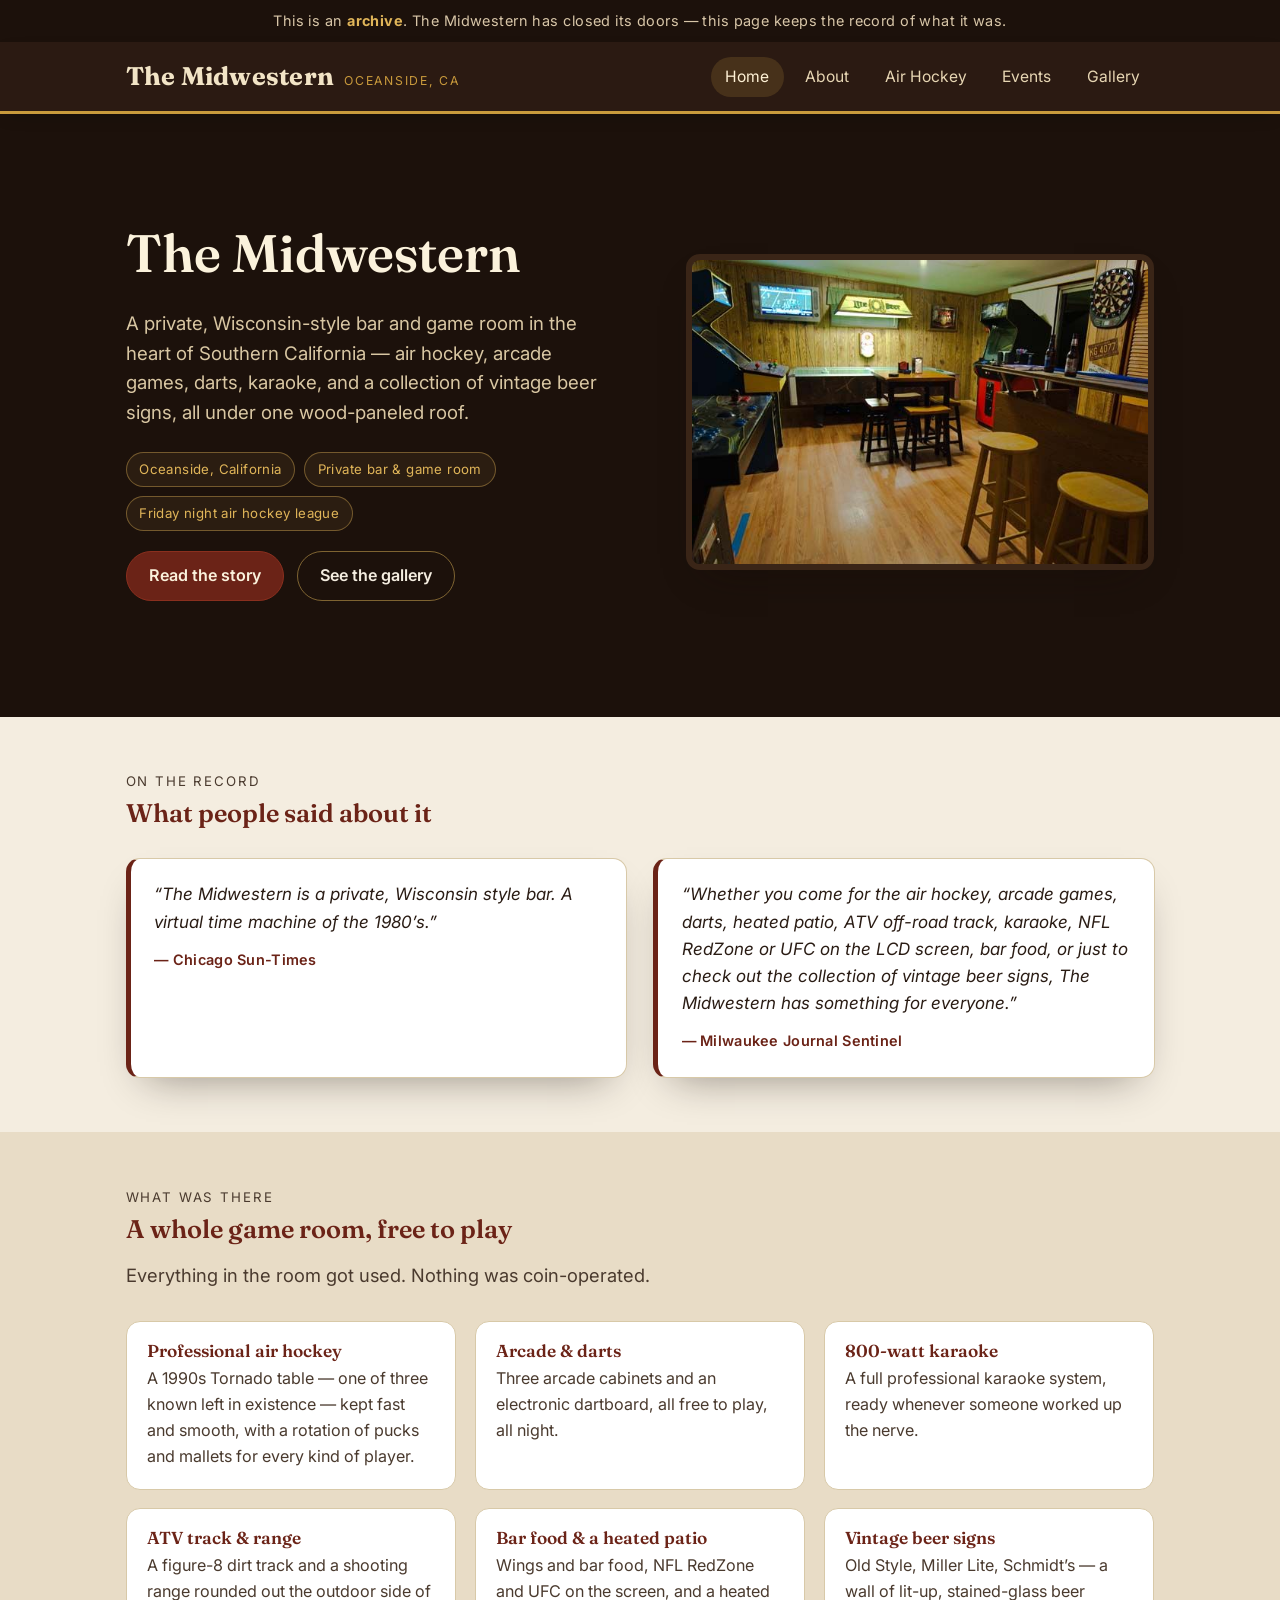
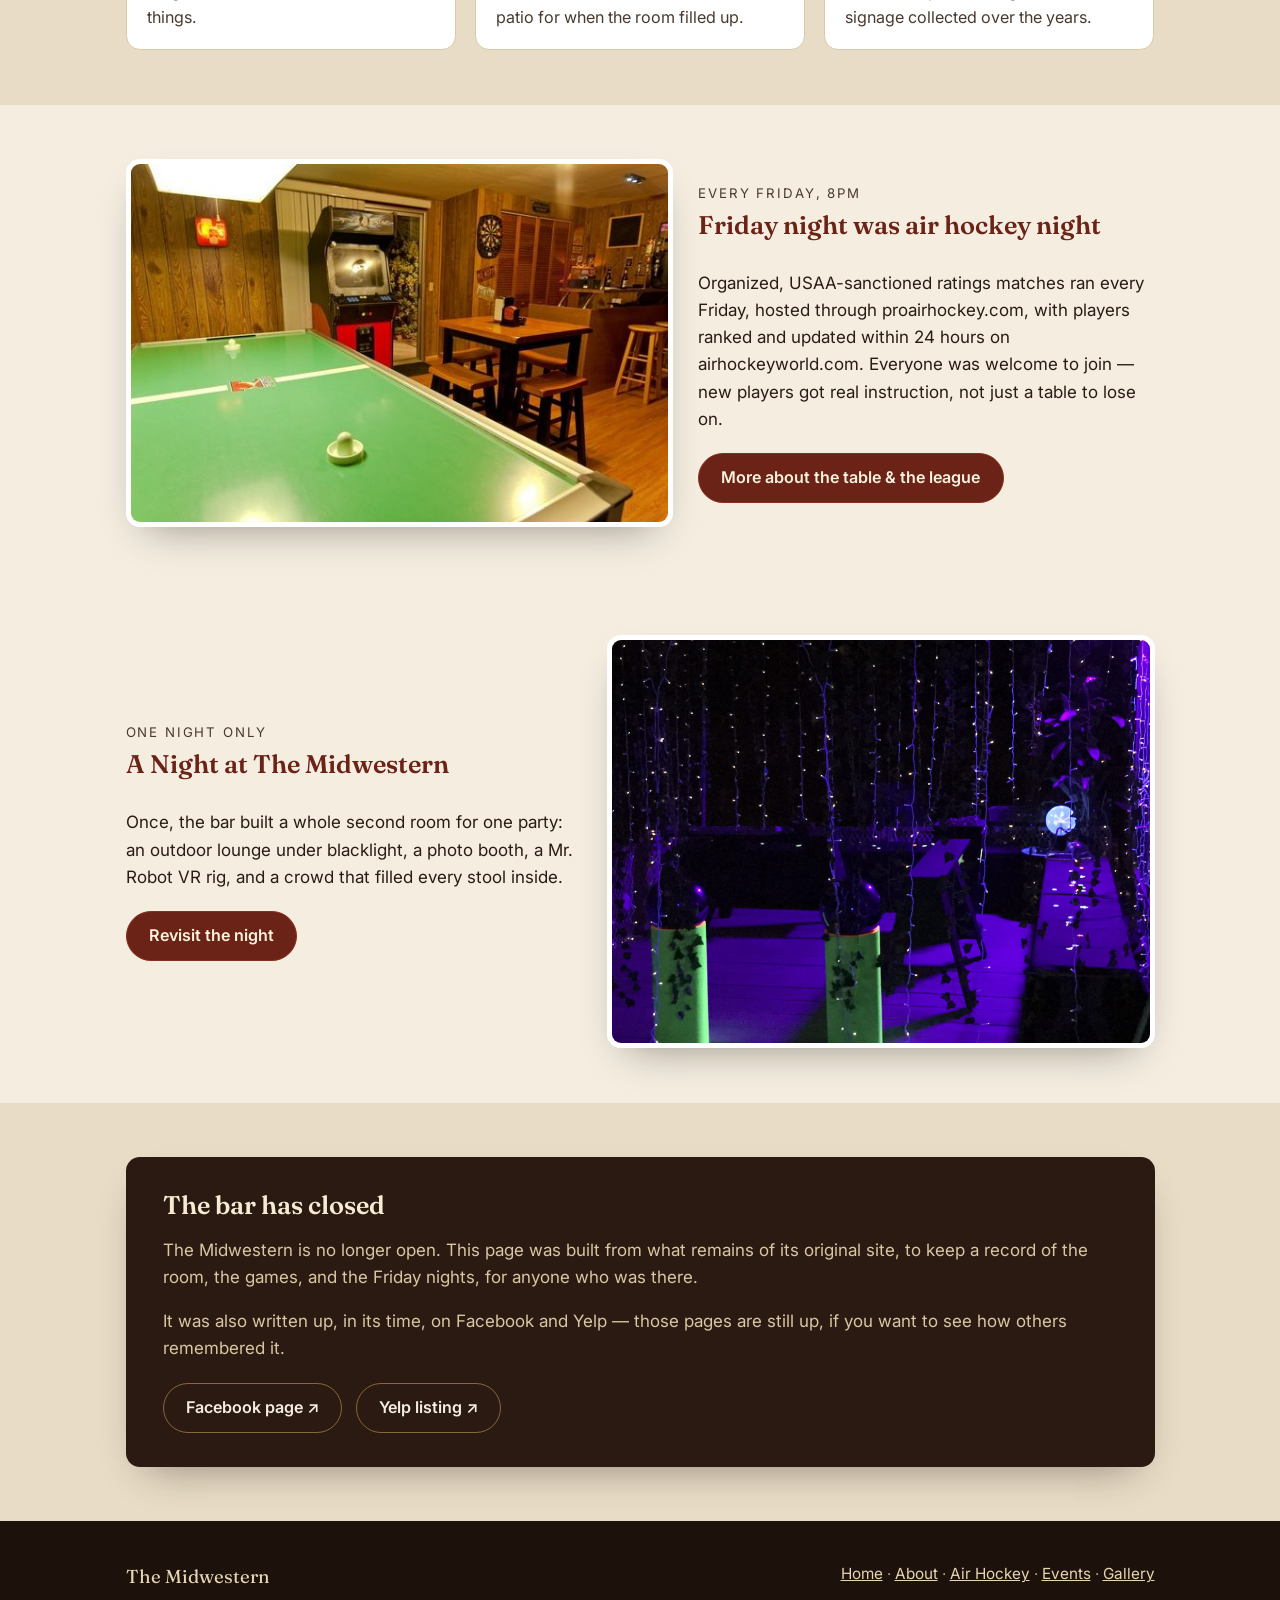
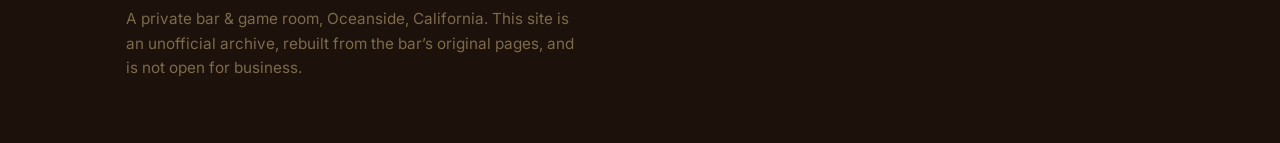
<file: index.html>
<!DOCTYPE html>
<html lang="en">
<head>
<meta charset="utf-8">
<meta name="viewport" content="width=device-width, initial-scale=1">
<title>The Midwestern — an archive of the Oceanside bar & game room</title>
<meta name="description" content="An archive of The Midwestern, a private Wisconsin-style bar and game room in Oceanside, California — air hockey, arcade, darts, karaoke, and a Friday night league. The bar is closed; this page keeps the record.">
<meta name="robots" content="noindex, nofollow">
<link rel="preconnect" href="https://fonts.googleapis.com">
<link rel="preconnect" href="https://fonts.gstatic.com" crossorigin>
<link href="https://fonts.googleapis.com/css2?family=Fraunces:opsz,wght@9..144,500;9..144,600;9..144,700&family=Inter:wght@400;500;600;700&display=swap" rel="stylesheet">
<link rel="stylesheet" href="/css/site.css">
</head>
<body>

<div class="archive-banner">This is an <strong>archive</strong>. The Midwestern has closed its doors — this page keeps the record of what it was.</div>

<header class="masthead">
  <div class="masthead-inner">
    <a class="brand" href="/">
      <span class="mark">The Midwestern</span>
      <span class="sub">Oceanside, CA</span>
    </a>
    <nav class="primary" aria-label="Primary">
      <ul>
        <li><a href="/" aria-current="page">Home</a></li>
        <li><a href="/about.html">About</a></li>
        <li><a href="/air-hockey.html">Air Hockey</a></li>
        <li><a href="/a-night-at-the-midwestern.html">Events</a></li>
        <li><a href="/gallery.html">Gallery</a></li>
      </ul>
    </nav>
  </div>
</header>

<main>

  <section class="hero">
    <div class="hero-inner">
      <div>
        <h1>The Midwestern</h1>
        <p class="tagline">A private, Wisconsin-style bar and game room in the heart of Southern California — air hockey, arcade games, darts, karaoke, and a collection of vintage beer signs, all under one wood-paneled roof.</p>
        <div class="badges">
          <span class="badge">Oceanside, California</span>
          <span class="badge">Private bar &amp; game room</span>
          <span class="badge">Friday night air hockey league</span>
        </div>
        <div class="link-row">
          <a class="btn" href="/about.html">Read the story</a>
          <a class="btn ghost" href="/gallery.html">See the gallery</a>
        </div>
      </div>
      <div class="hero-photo">
        <img src="/images/hero-lounge.jpg" alt="The Midwestern's main room — wood paneling, an air hockey table, arcade cabinets, a dartboard, and a bar lined with stools." width="600" height="399" loading="eager">
      </div>
    </div>
  </section>

  <section>
    <div class="wrap">
      <div class="section-head">
        <span class="kicker">On the record</span>
        <h2>What people said about it</h2>
      </div>
      <div class="press">
        <blockquote class="press-quote">
          <p>&ldquo;The Midwestern is a private, Wisconsin style bar. A virtual time machine of the 1980&rsquo;s.&rdquo;</p>
          <cite>— Chicago Sun-Times</cite>
        </blockquote>
        <blockquote class="press-quote">
          <p>&ldquo;Whether you come for the air hockey, arcade games, darts, heated patio, ATV off-road track, karaoke, NFL RedZone or UFC on the LCD screen, bar food, or just to check out the collection of vintage beer signs, The Midwestern has something for everyone.&rdquo;</p>
          <cite>— Milwaukee Journal Sentinel</cite>
        </blockquote>
      </div>
    </div>
  </section>

  <section class="tan">
    <div class="wrap">
      <div class="section-head">
        <span class="kicker">What was there</span>
        <h2>A whole game room, free to play</h2>
        <p class="lede">Everything in the room got used. Nothing was coin-operated.</p>
      </div>
      <div class="feature-grid">
        <div class="feature-card">
          <h3>Professional air hockey</h3>
          <p>A 1990s Tornado table — one of three known left in existence — kept fast and smooth, with a rotation of pucks and mallets for every kind of player.</p>
        </div>
        <div class="feature-card">
          <h3>Arcade &amp; darts</h3>
          <p>Three arcade cabinets and an electronic dartboard, all free to play, all night.</p>
        </div>
        <div class="feature-card">
          <h3>800-watt karaoke</h3>
          <p>A full professional karaoke system, ready whenever someone worked up the nerve.</p>
        </div>
        <div class="feature-card">
          <h3>ATV track &amp; range</h3>
          <p>A figure-8 dirt track and a shooting range rounded out the outdoor side of things.</p>
        </div>
        <div class="feature-card">
          <h3>Bar food &amp; a heated patio</h3>
          <p>Wings and bar food, NFL RedZone and UFC on the screen, and a heated patio for when the room filled up.</p>
        </div>
        <div class="feature-card">
          <h3>Vintage beer signs</h3>
          <p>Old Style, Miller Lite, Schmidt&rsquo;s — a wall of lit-up, stained-glass beer signage collected over the years.</p>
        </div>
      </div>
    </div>
  </section>

  <section>
    <div class="wrap two-up">
      <div class="photo">
        <img src="/images/room-corner.jpg" alt="The air hockey table, dartboard, and bar corner, seen from across the room." width="570" height="379" loading="lazy">
      </div>
      <div>
        <div class="section-head">
          <span class="kicker">Every Friday, 8pm</span>
          <h2>Friday night was air hockey night</h2>
        </div>
        <p class="prose">Organized, USAA-sanctioned ratings matches ran every Friday, hosted through proairhockey.com, with players ranked and updated within 24 hours on airhockeyworld.com. Everyone was welcome to join — new players got real instruction, not just a table to lose on.</p>
        <div class="link-row">
          <a class="btn" href="/air-hockey.html">More about the table &amp; the league</a>
        </div>
      </div>
    </div>
  </section>

  <section>
    <div class="wrap two-up reverse">
      <div class="photo">
        <img src="/images/event/event-lounge-glow.jpg" alt="A string-lit outdoor lounge at night, built onto the patio for a one-off party, with glow-in-the-dark decor under blacklight." width="1600" height="1200" loading="lazy">
      </div>
      <div>
        <div class="section-head">
          <span class="kicker">One night only</span>
          <h2>A Night at The Midwestern</h2>
        </div>
        <p class="prose">Once, the bar built a whole second room for one party: an outdoor lounge under blacklight, a photo booth, a Mr. Robot VR rig, and a crowd that filled every stool inside.</p>
        <div class="link-row">
          <a class="btn" href="/a-night-at-the-midwestern.html">Revisit the night</a>
        </div>
      </div>
    </div>
  </section>

  <section class="tan">
    <div class="wrap">
      <div class="closing-card">
        <h2>The bar has closed</h2>
        <p>The Midwestern is no longer open. This page was built from what remains of its original site, to keep a record of the room, the games, and the Friday nights, for anyone who was there.</p>
        <p>It was also written up, in its time, on Facebook and Yelp — those pages are still up, if you want to see how others remembered it.</p>
        <div class="link-row">
          <a class="btn ghost" href="https://www.facebook.com/themidwesternbar/" target="_blank" rel="noopener">Facebook page ↗</a>
          <a class="btn ghost" href="https://www.yelp.com/biz/the-midwestern-oceanside" target="_blank" rel="noopener">Yelp listing ↗</a>
        </div>
      </div>
    </div>
  </section>

</main>

<footer class="site-footer">
  <div class="wrap">
    <div>
      <div class="mark" style="font-family:'Fraunces',Georgia,serif;color:#e7d6b3;font-size:1.1rem;">The Midwestern</div>
      <p class="fine">A private bar &amp; game room, Oceanside, California. This site is an unofficial archive, rebuilt from the bar&rsquo;s original pages, and is not open for business.</p>
    </div>
    <nav aria-label="Footer">
      <a href="/">Home</a> &middot; <a href="/about.html">About</a> &middot; <a href="/air-hockey.html">Air Hockey</a> &middot; <a href="/a-night-at-the-midwestern.html">Events</a> &middot; <a href="/gallery.html">Gallery</a>
    </nav>
  </div>
</footer>

</body>
</html>
</file>
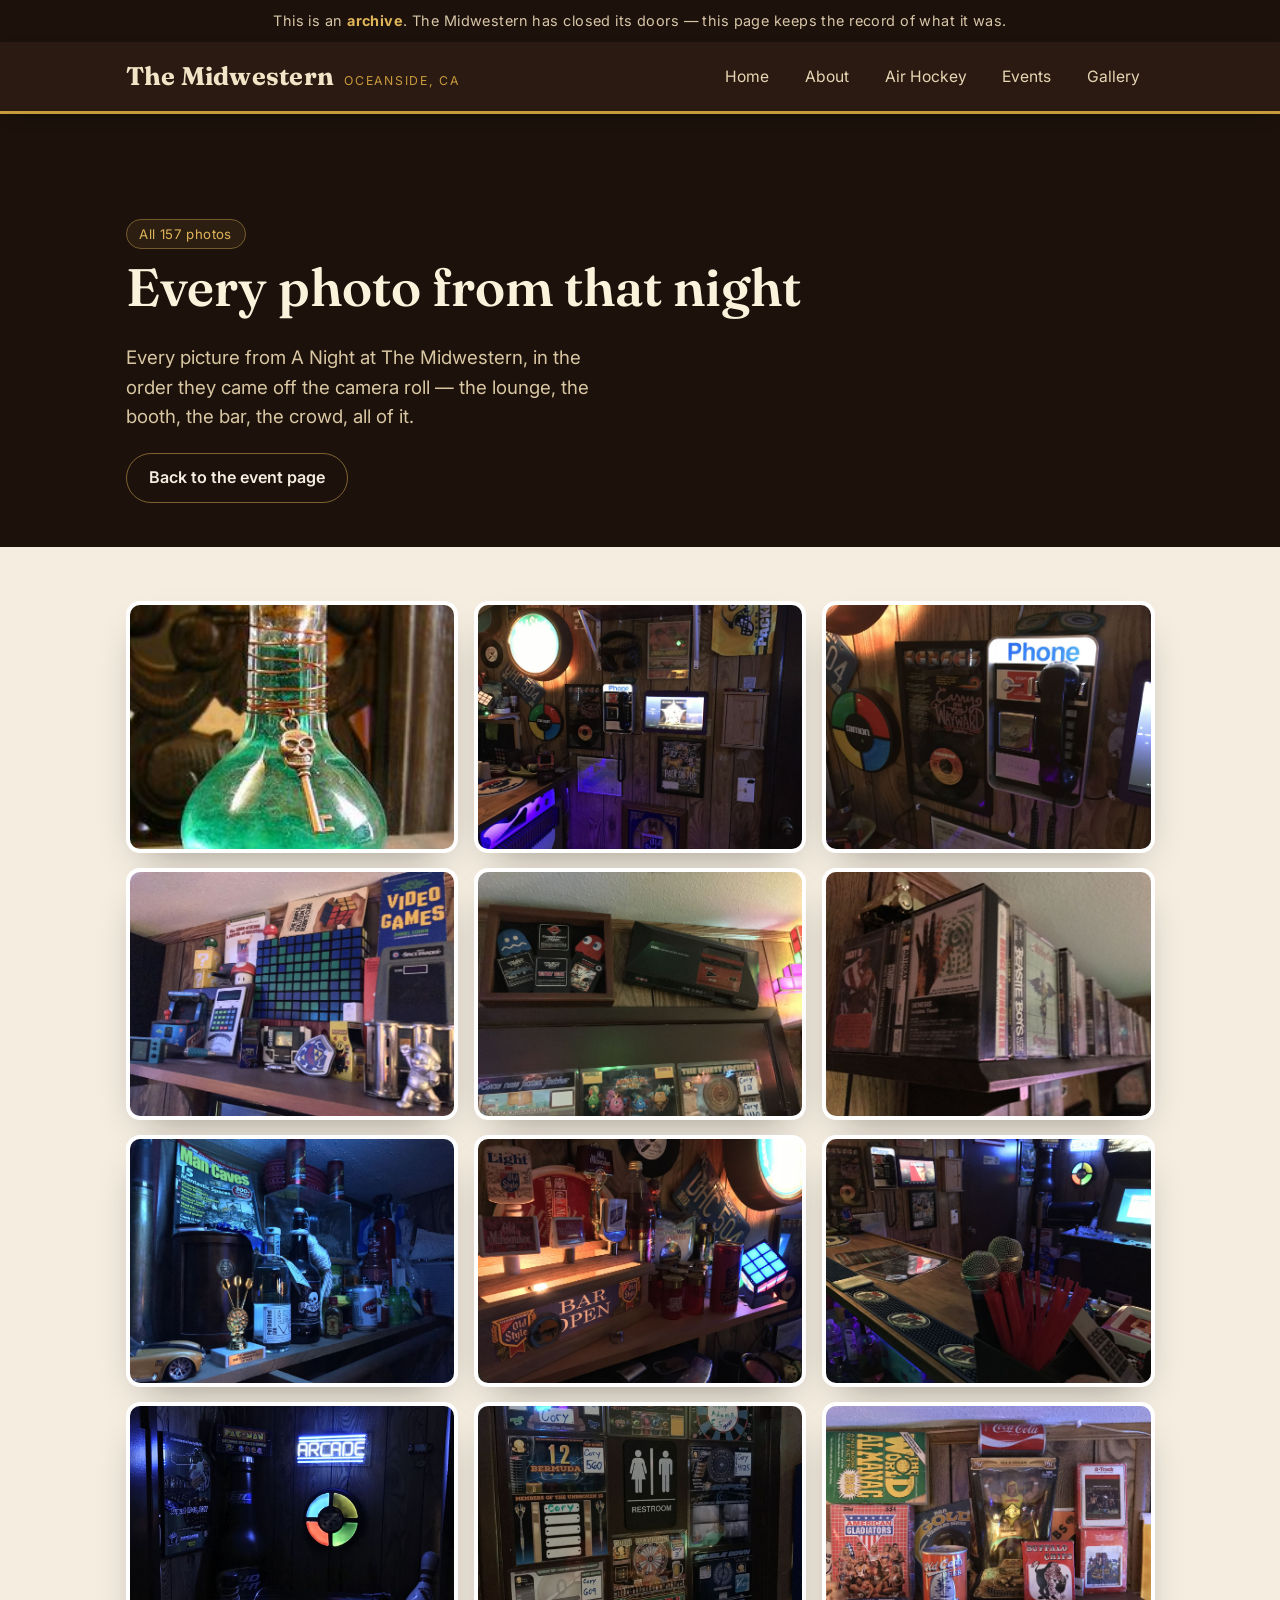
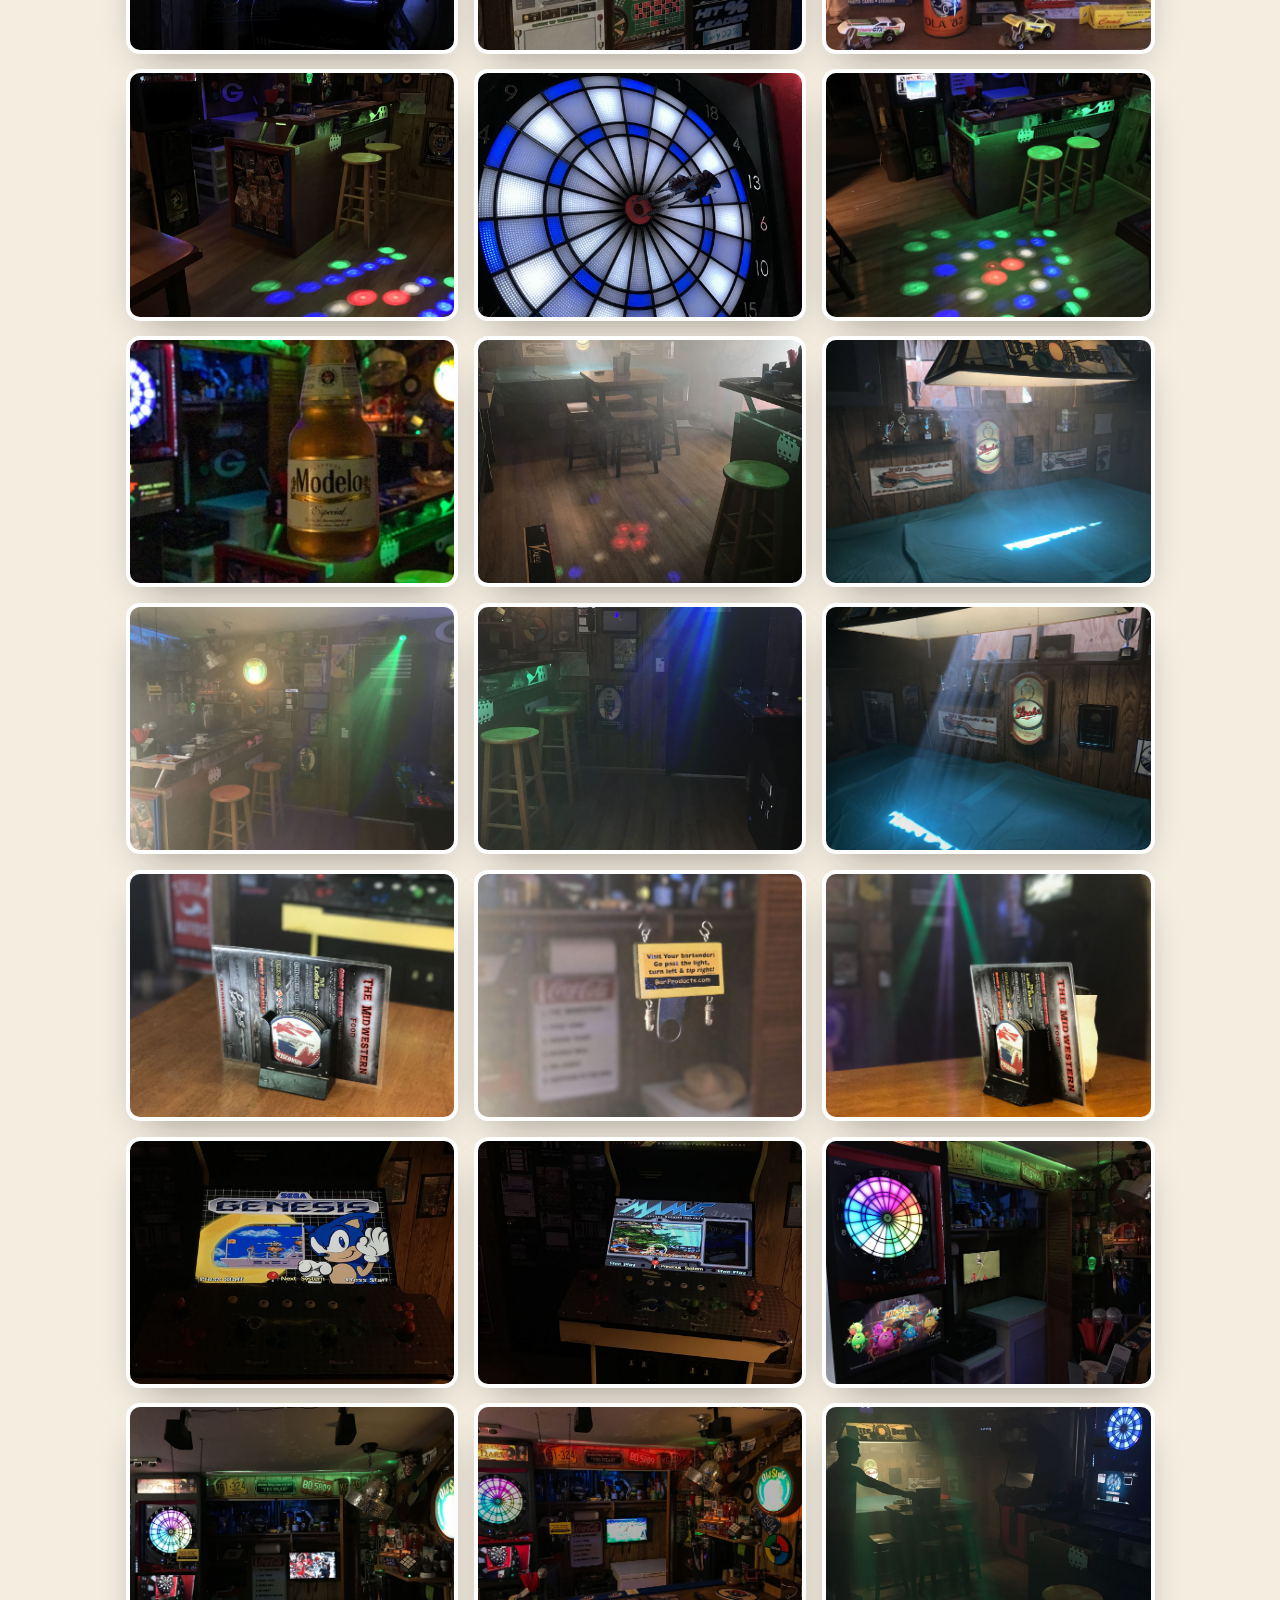
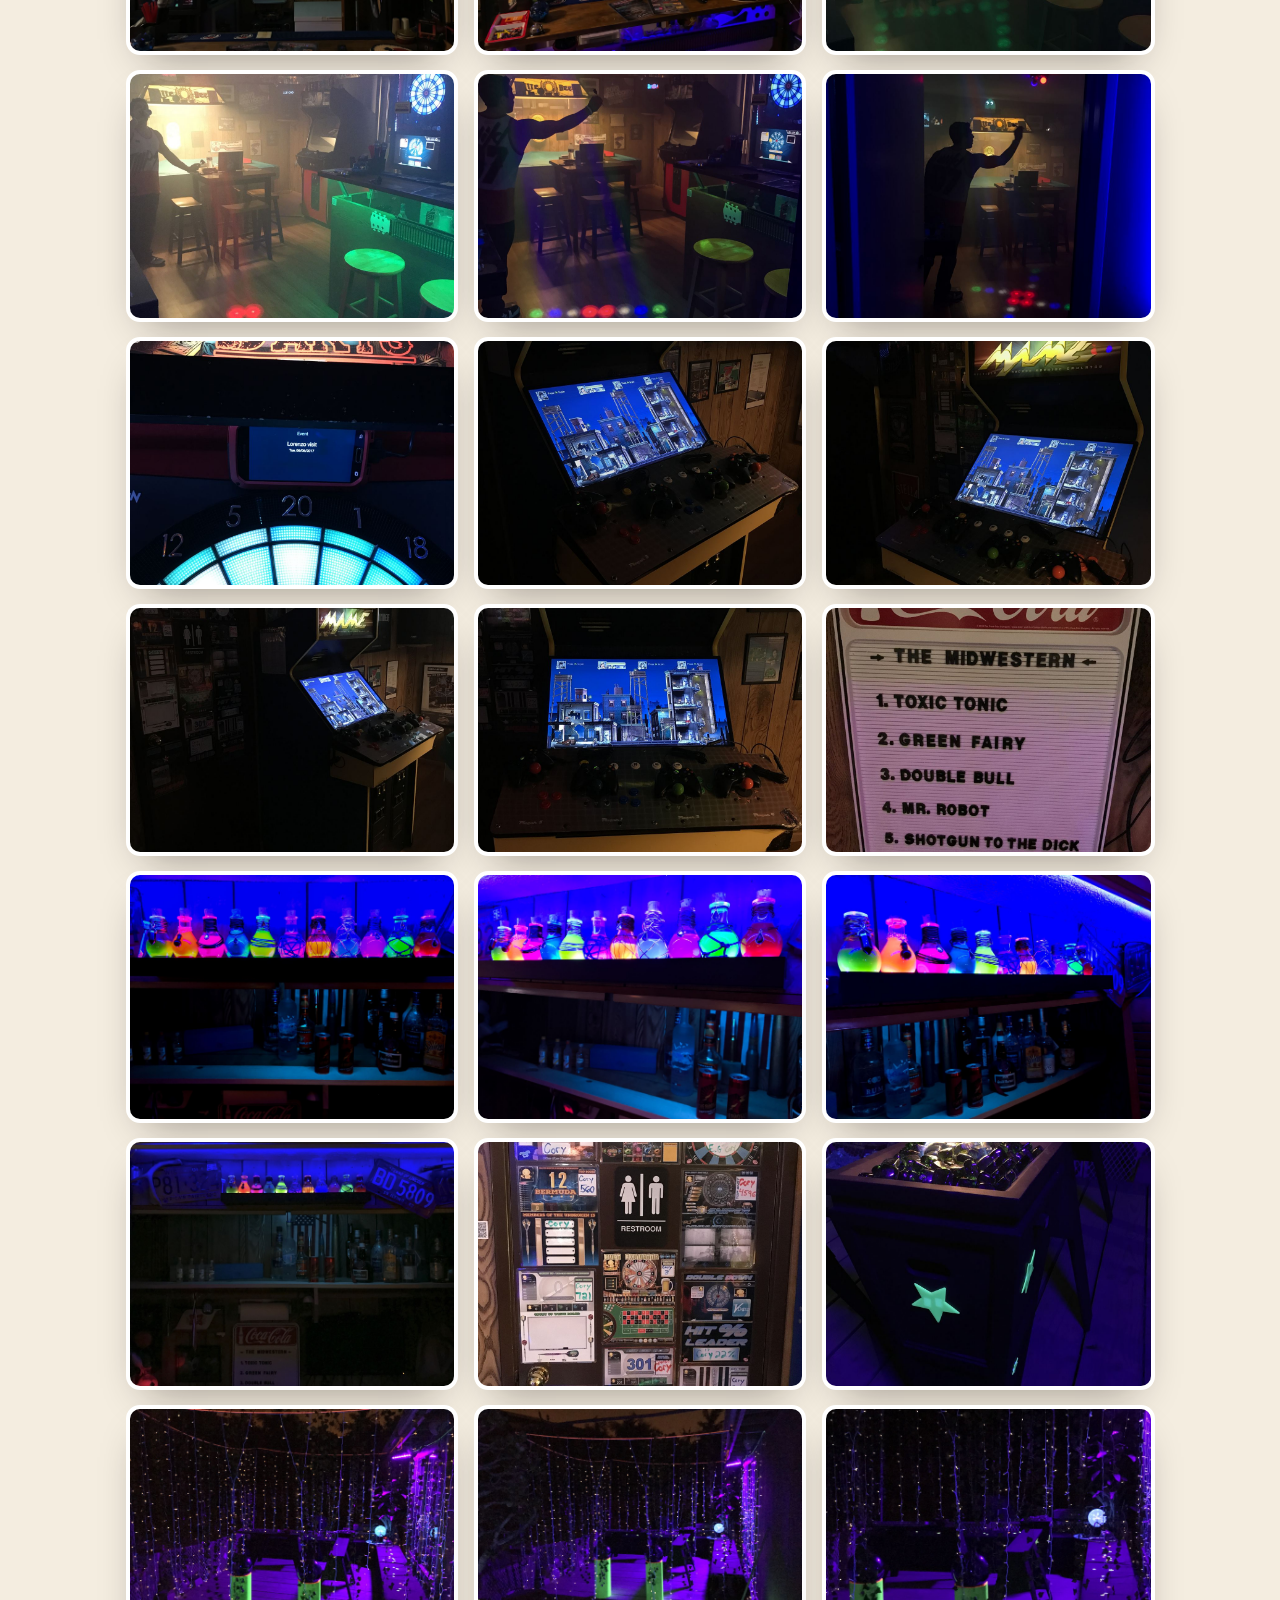
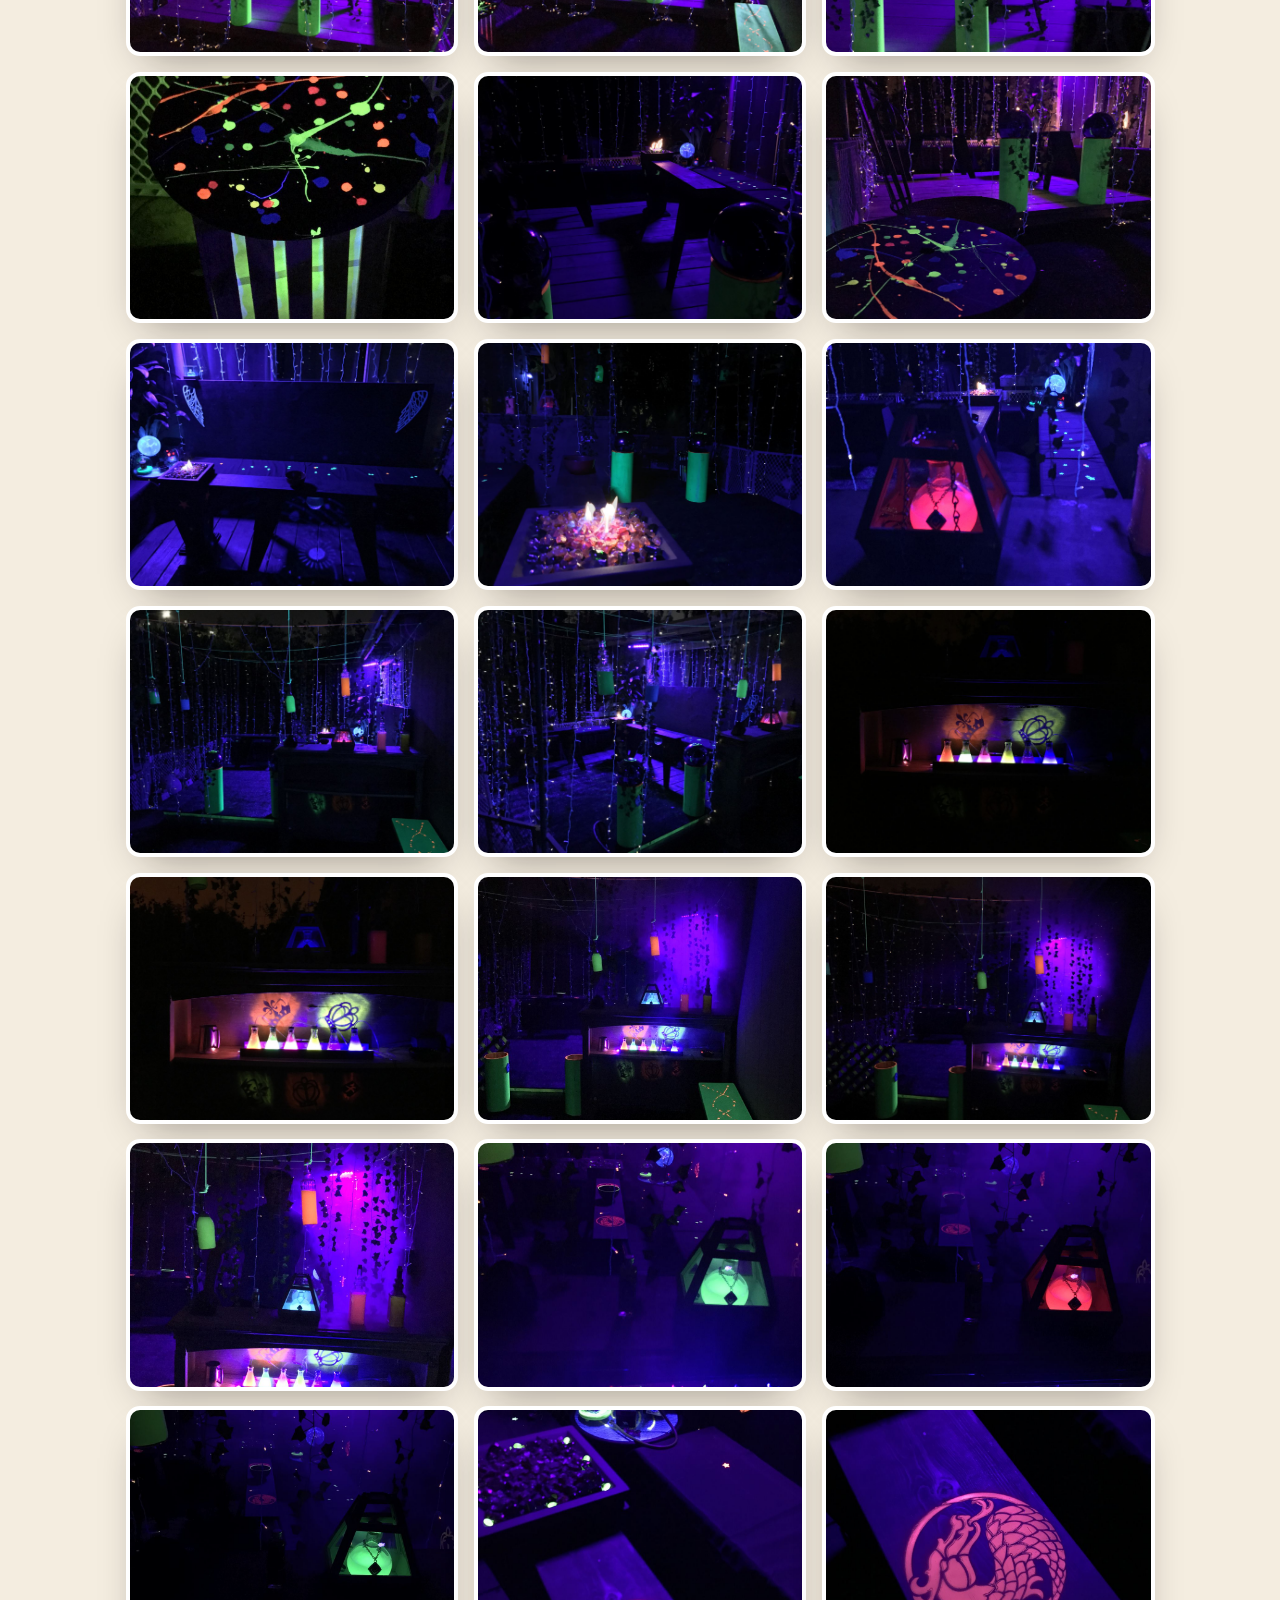
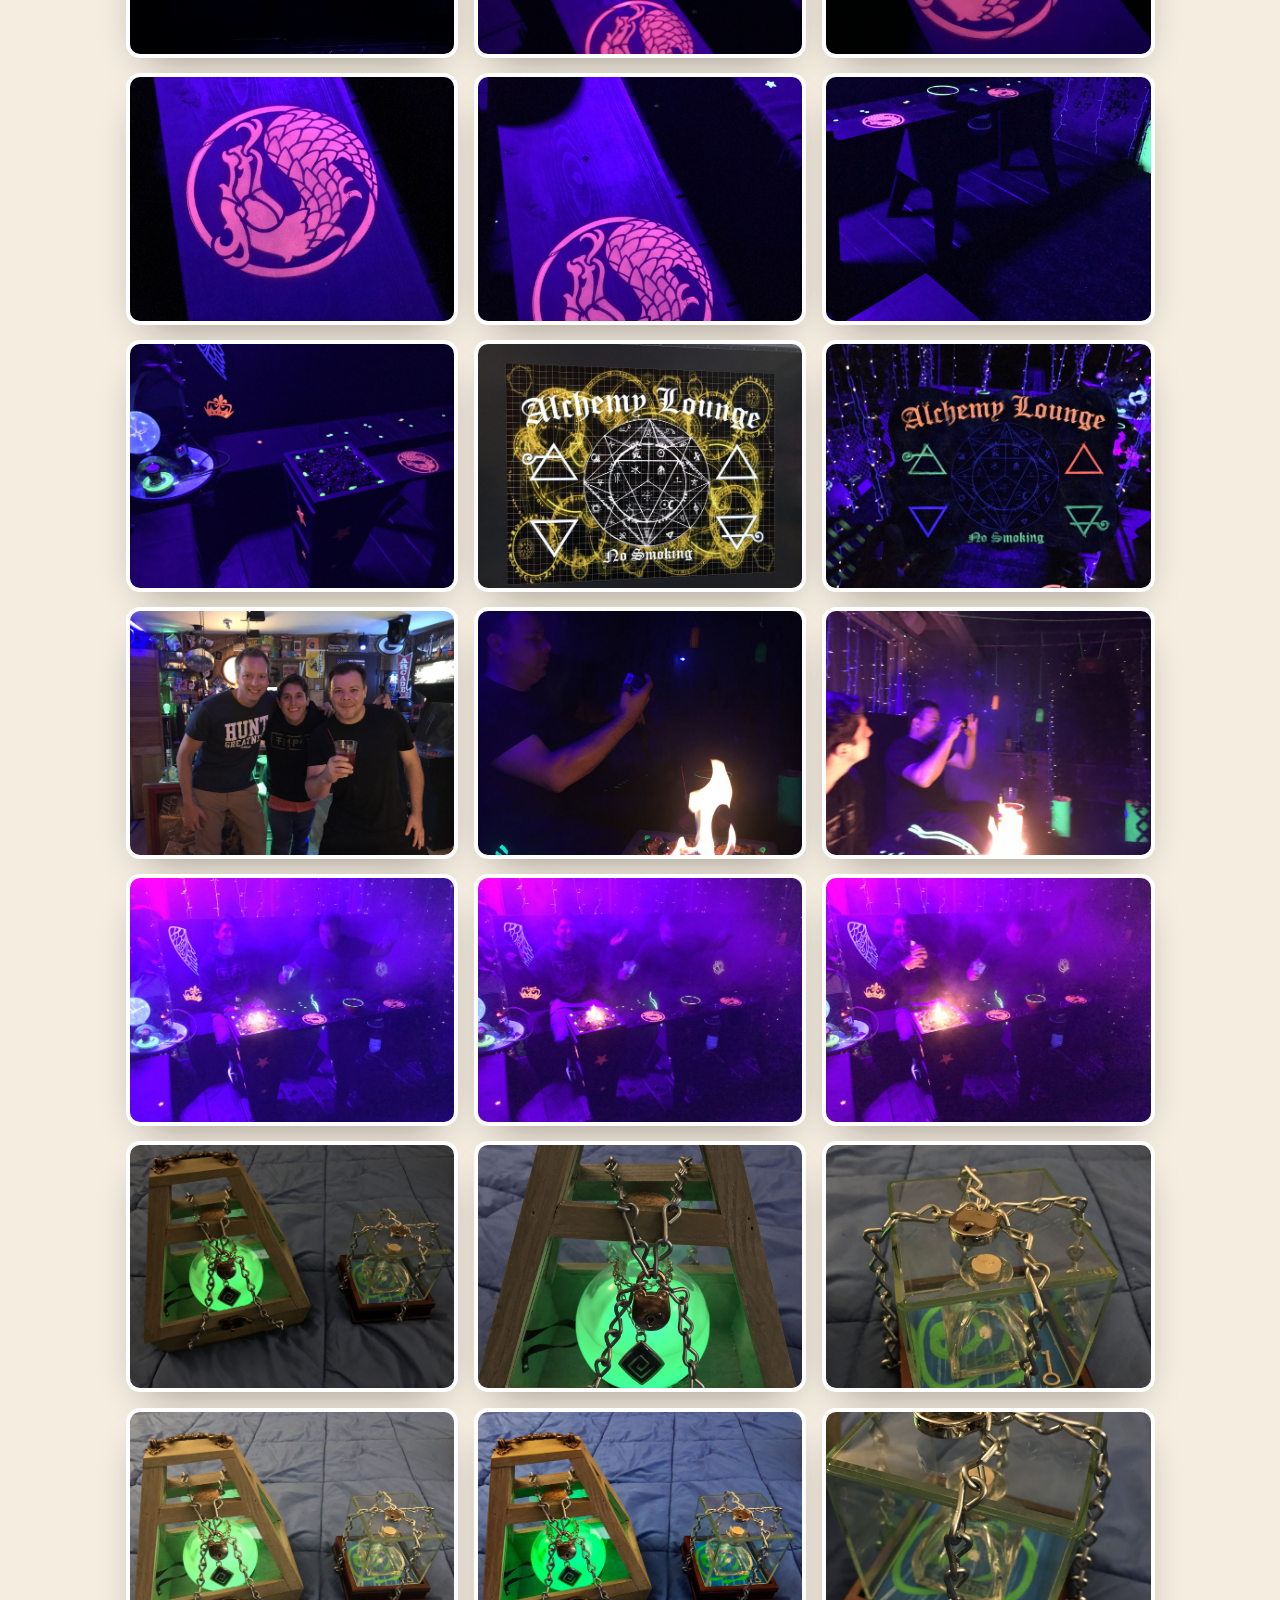
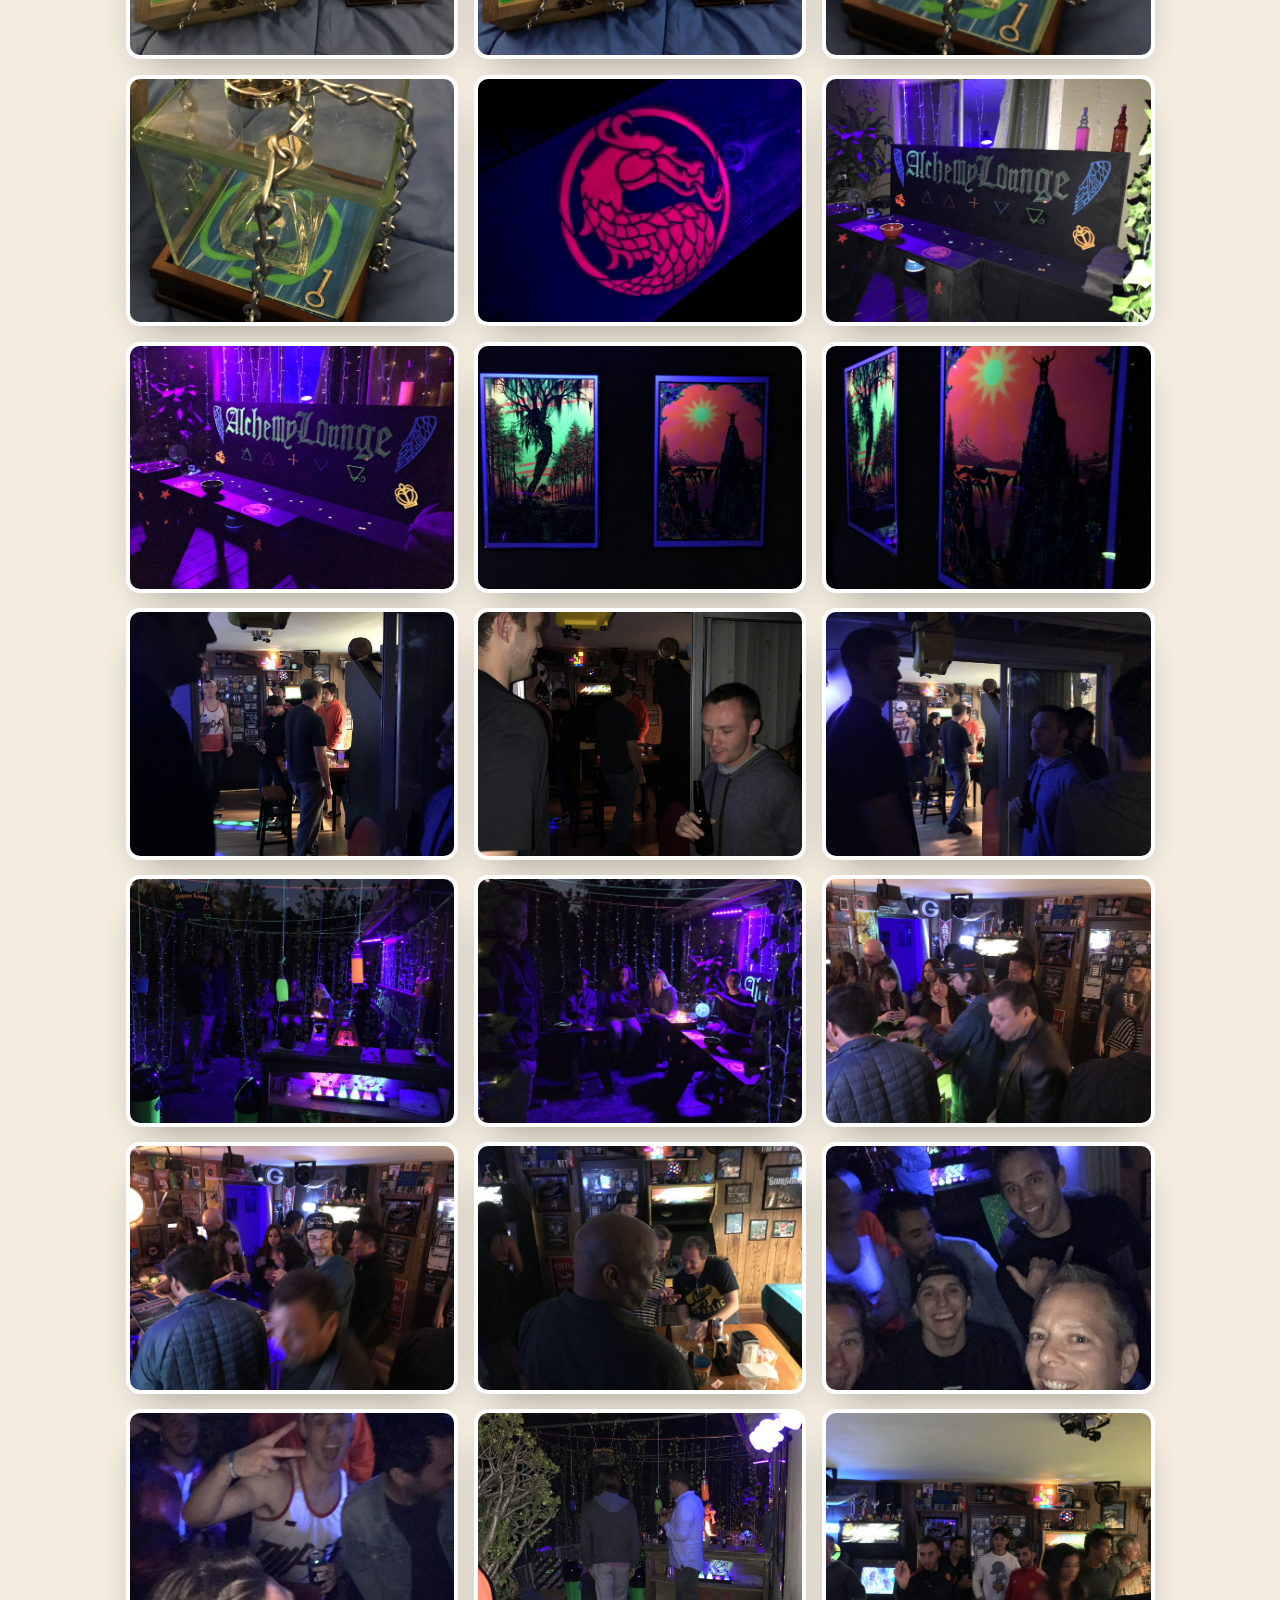
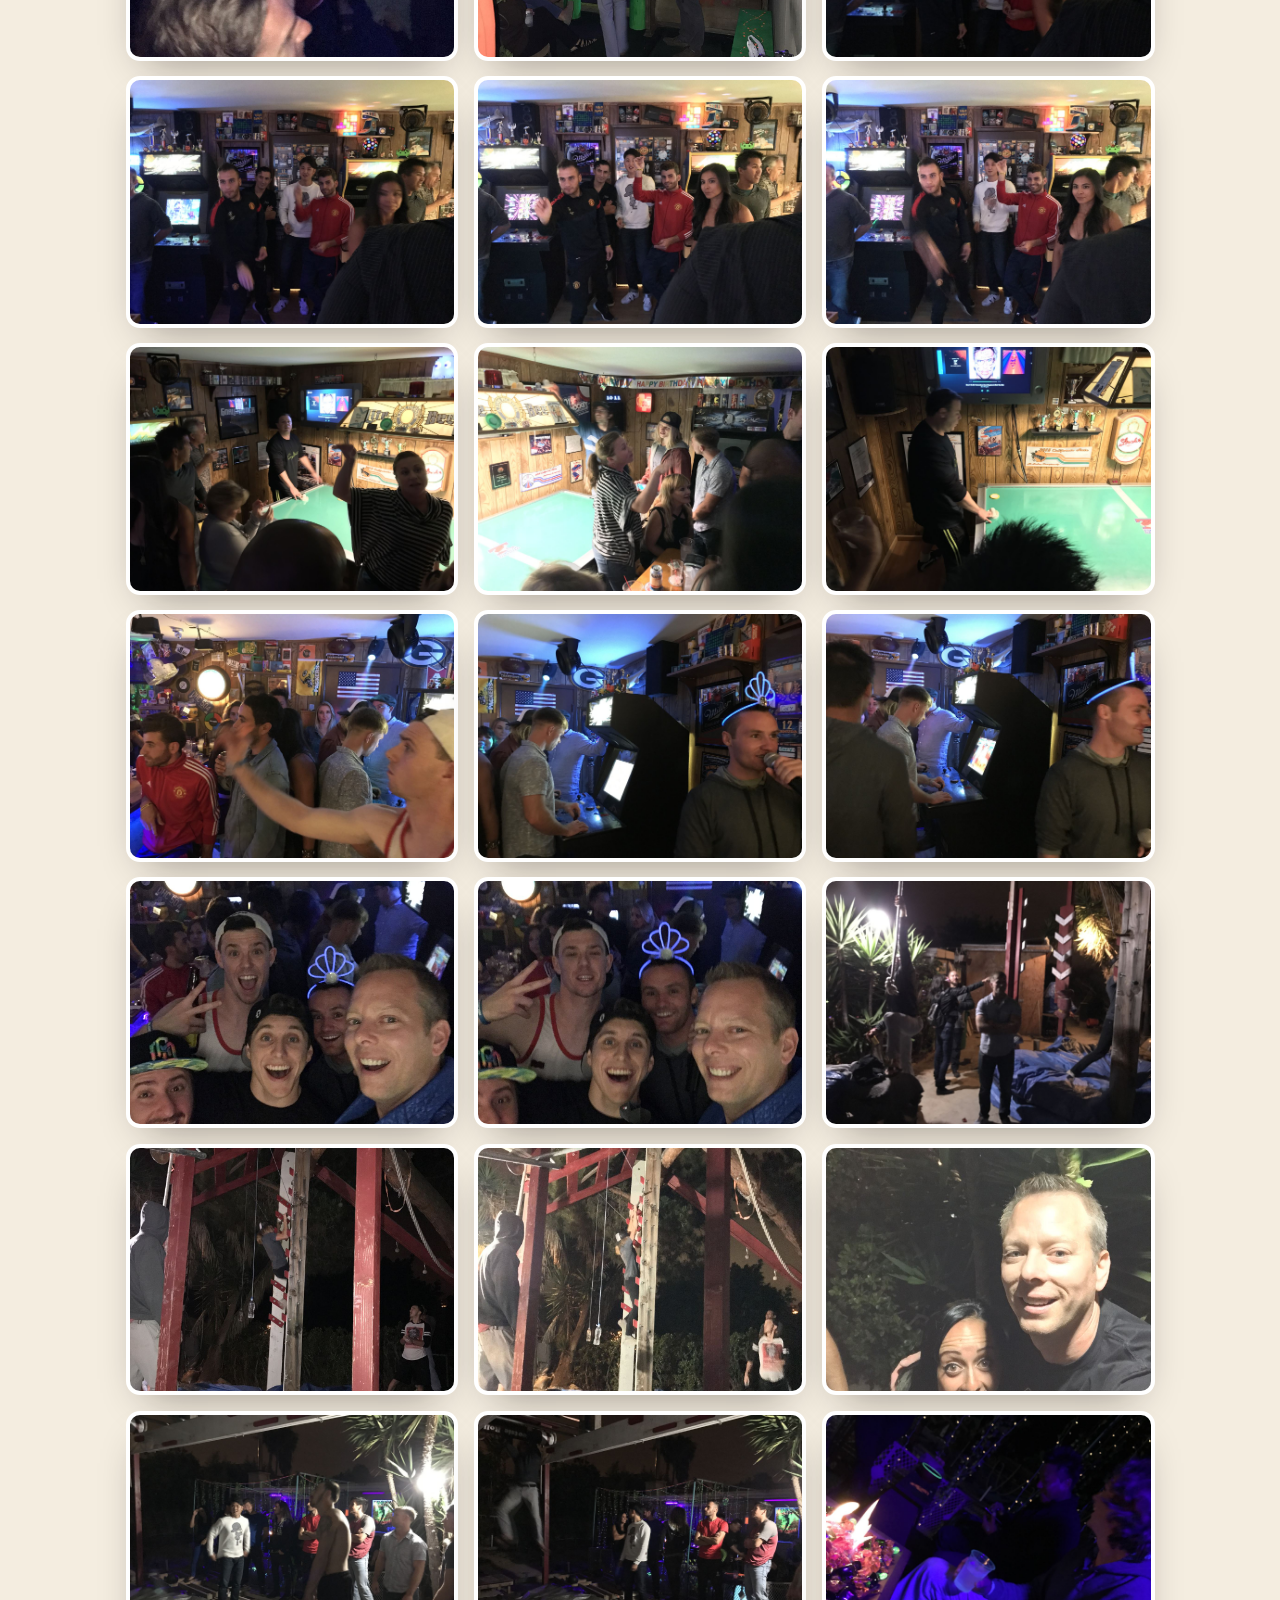
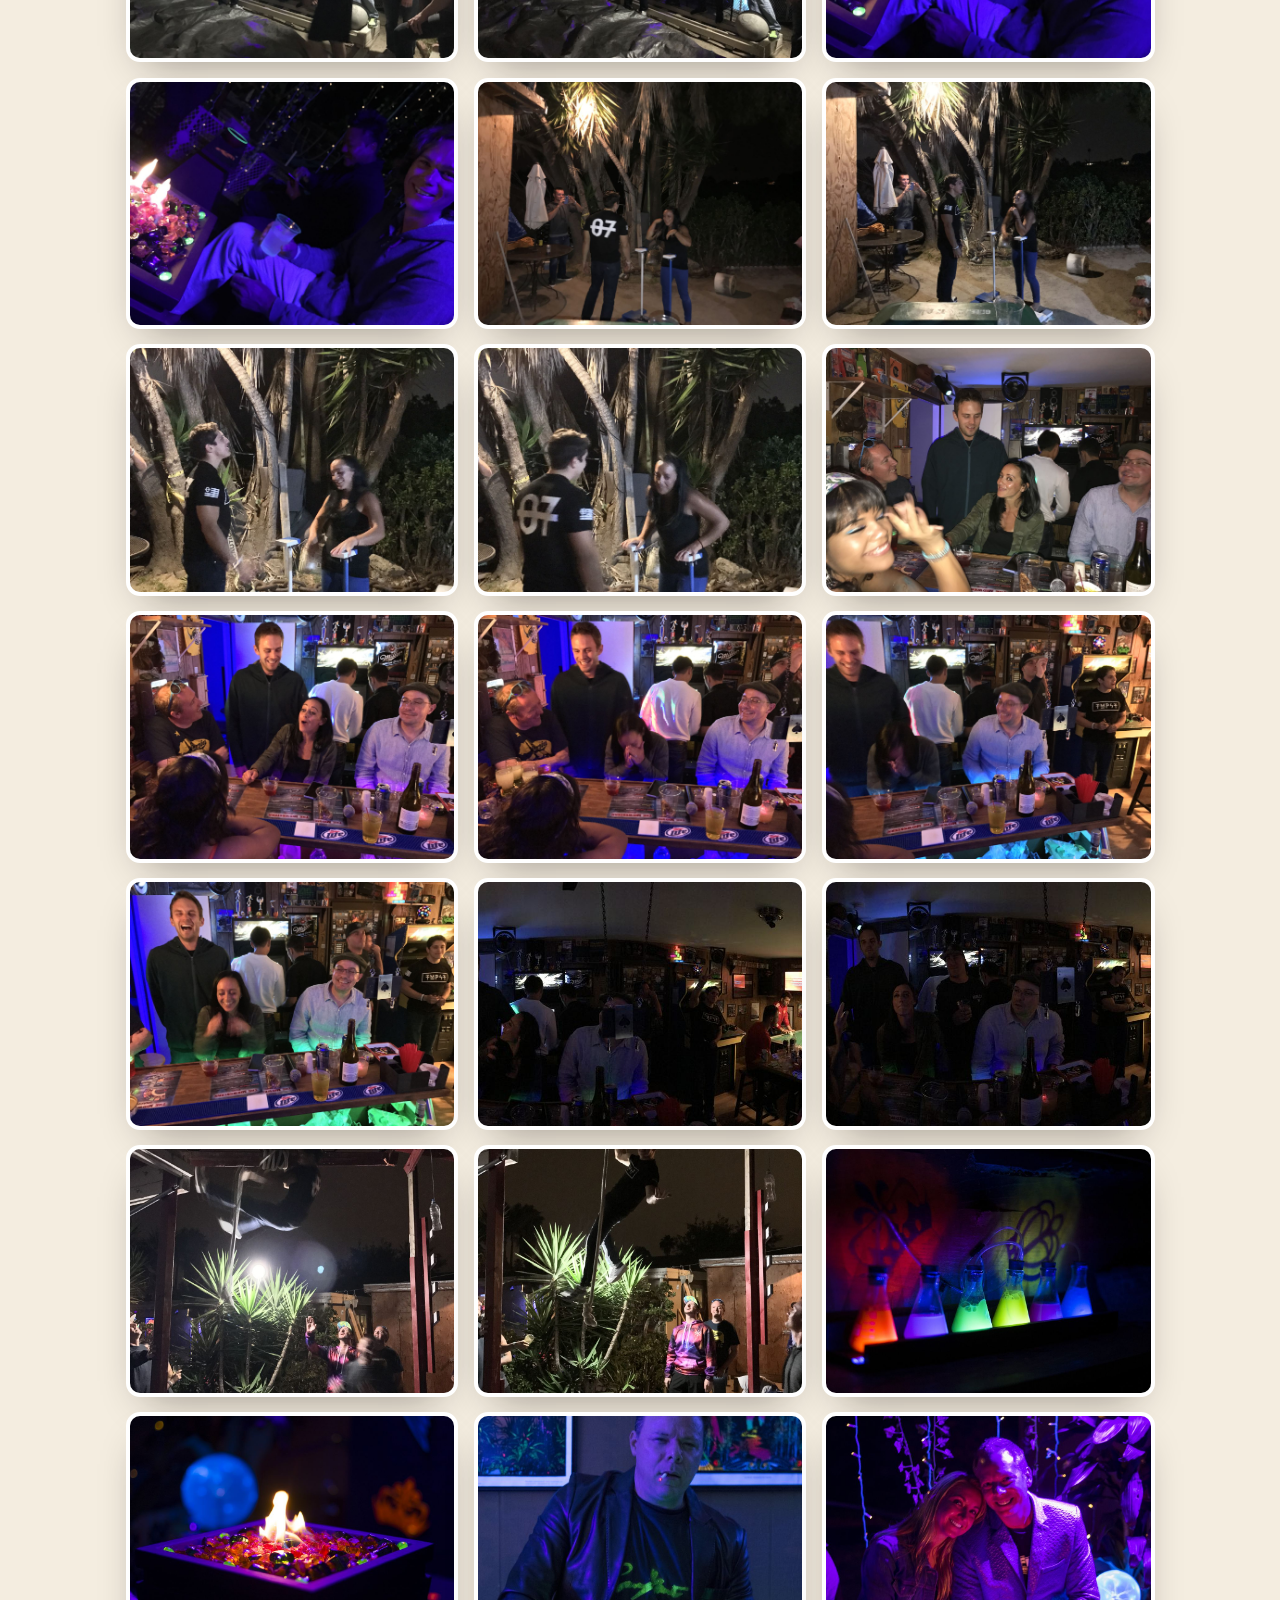
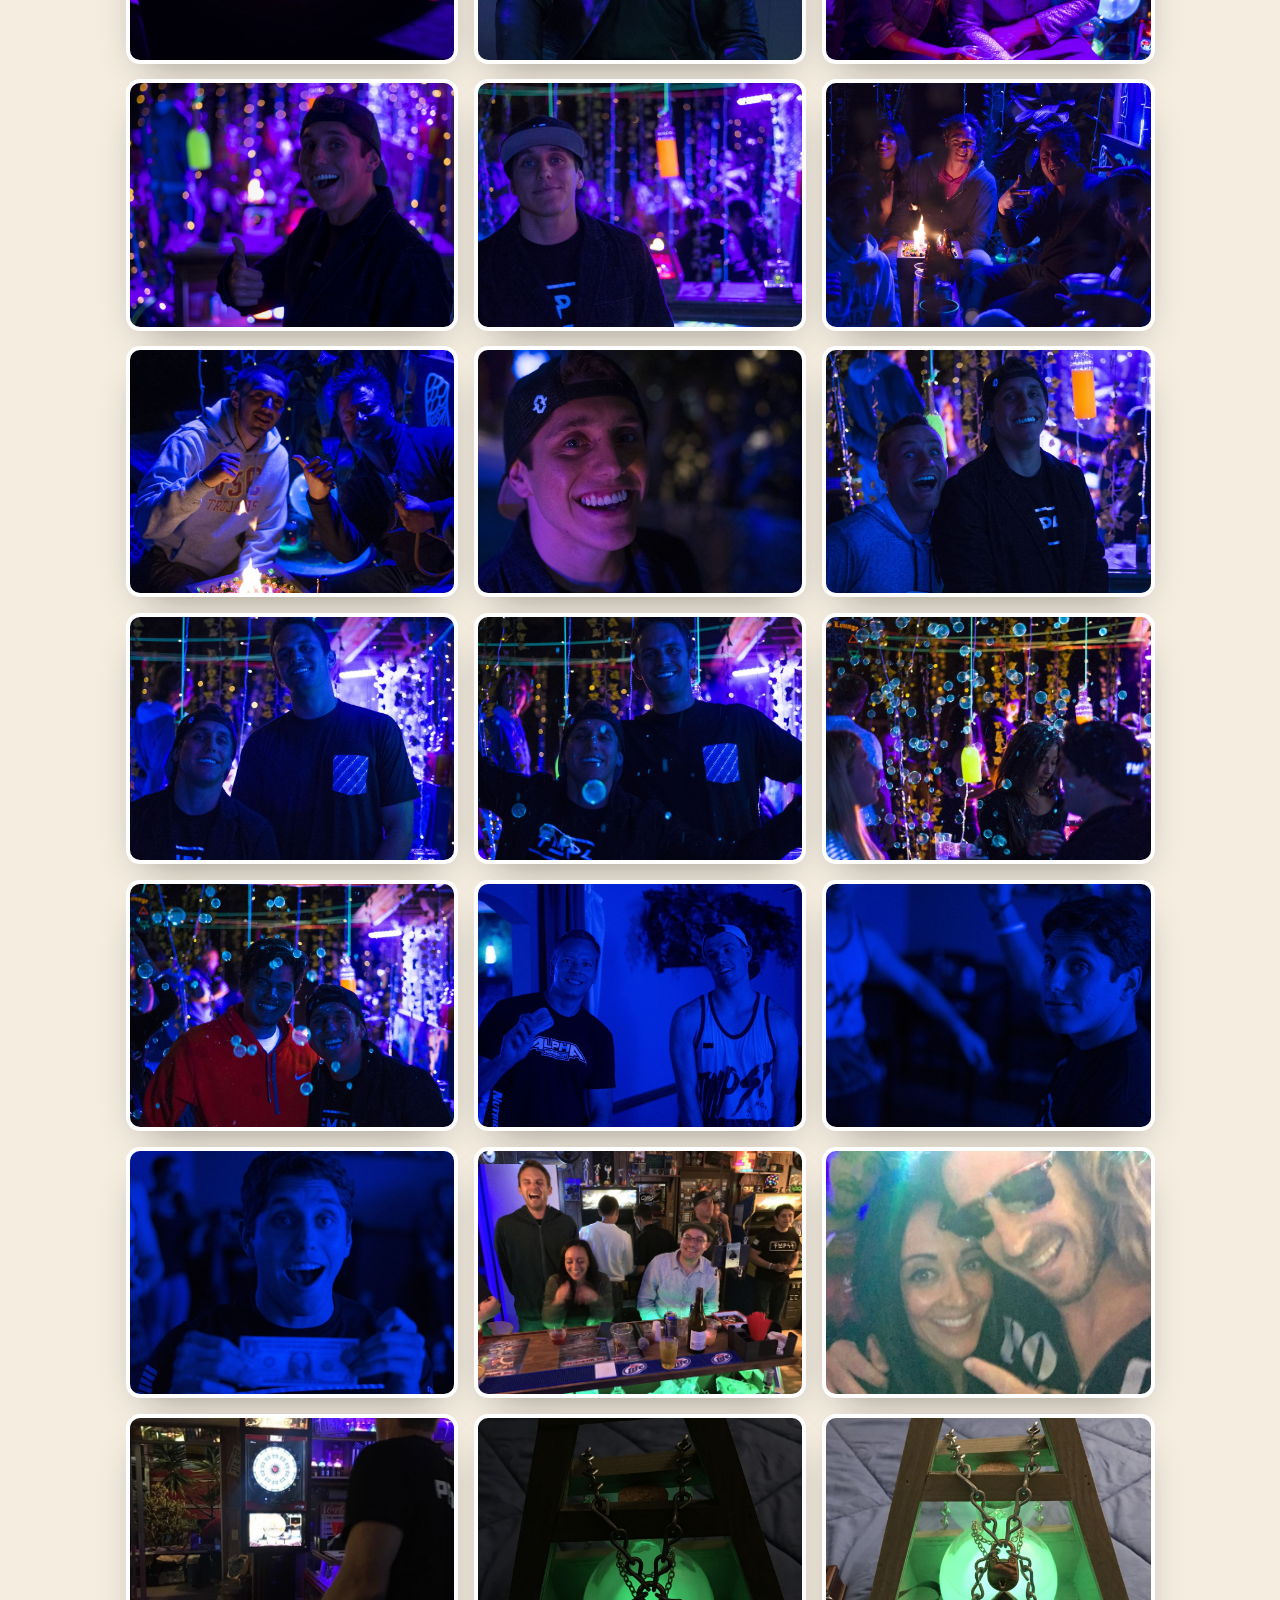
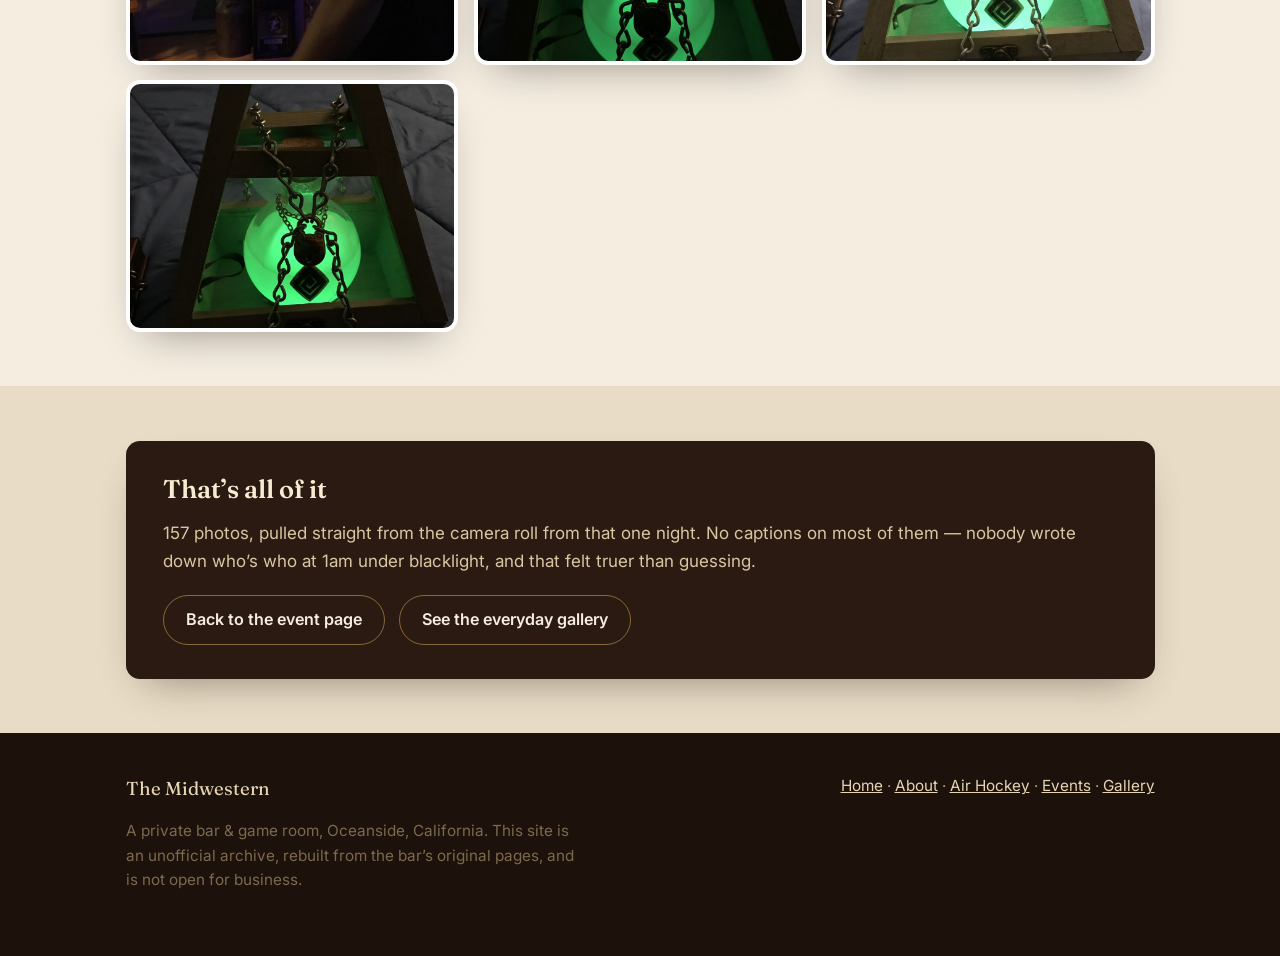
<file: a-night-at-the-midwestern-gallery.html>
<!DOCTYPE html>
<html lang="en">
<head>
<meta charset="utf-8">
<meta name="viewport" content="width=device-width, initial-scale=1">
<title>Every Photo from That Night</title>
<meta name="description" content="All 157 photos from A Night at The Midwestern — the outdoor lounge, the photo booth, the crowd, the whole party. An archive of the night, now that the bar is closed.">
<meta name="robots" content="noindex, nofollow">
<link rel="preconnect" href="https://fonts.googleapis.com">
<link rel="preconnect" href="https://fonts.gstatic.com" crossorigin>
<link href="https://fonts.googleapis.com/css2?family=Fraunces:opsz,wght@9..144,500;9..144,600;9..144,700&family=Inter:wght@400;500;600;700&display=swap" rel="stylesheet">
<link rel="stylesheet" href="/css/site.css">
</head>
<body>

<div class="archive-banner">This is an <strong>archive</strong>. The Midwestern has closed its doors — this page keeps the record of what it was.</div>

<header class="masthead">
  <div class="masthead-inner">
    <a class="brand" href="/">
      <span class="mark">The Midwestern</span>
      <span class="sub">Oceanside, CA</span>
    </a>
    <nav class="primary" aria-label="Primary">
      <ul>
        <li><a href="/">Home</a></li>
        <li><a href="/about.html">About</a></li>
        <li><a href="/air-hockey.html">Air Hockey</a></li>
        <li><a href="/a-night-at-the-midwestern.html">Events</a></li>
        <li><a href="/gallery.html">Gallery</a></li>
      </ul>
    </nav>
  </div>
</header>

<main>

  <section class="hero" style="padding-bottom:0;">
    <div class="wrap" style="padding-top:3rem;padding-bottom:2.6rem;">
      <span class="badge">All 157 photos</span>
      <h1 style="margin-top:0.6rem;color:#fbf2dc;">Every photo from that night</h1>
      <p class="tagline">Every picture from A Night at The Midwestern, in the order they came off the camera roll — the lounge, the booth, the bar, the crowd, all of it.</p>
      <div class="link-row">
        <a class="btn ghost" href="/a-night-at-the-midwestern.html">Back to the event page</a>
      </div>
    </div>
  </section>

  <section>
    <div class="wrap">
      <div class="gallery-grid">
        <figure><img src="/images/event-all/night-001.jpg" alt="A guest photo from A Night at The Midwestern (photo 1 of 157)." width="236" height="305" loading="lazy"></figure>
        <figure><img src="/images/event-all/night-002.jpg" alt="A guest photo from A Night at The Midwestern (photo 2 of 157)." width="1400" height="1050" loading="lazy"></figure>
        <figure><img src="/images/event-all/night-003.jpg" alt="A guest photo from A Night at The Midwestern (photo 3 of 157)." width="1400" height="1050" loading="lazy"></figure>
        <figure><img src="/images/event-all/night-004.jpg" alt="A guest photo from A Night at The Midwestern (photo 4 of 157)." width="1400" height="1050" loading="lazy"></figure>
        <figure><img src="/images/event-all/night-005.jpg" alt="A guest photo from A Night at The Midwestern (photo 5 of 157)." width="1400" height="1050" loading="lazy"></figure>
        <figure><img src="/images/event-all/night-006.jpg" alt="A guest photo from A Night at The Midwestern (photo 6 of 157)." width="1400" height="1050" loading="lazy"></figure>
        <figure><img src="/images/event-all/night-007.jpg" alt="A guest photo from A Night at The Midwestern (photo 7 of 157)." width="1400" height="1050" loading="lazy"></figure>
        <figure><img src="/images/event-all/night-008.jpg" alt="A guest photo from A Night at The Midwestern (photo 8 of 157)." width="1400" height="1050" loading="lazy"></figure>
        <figure><img src="/images/event-all/night-009.jpg" alt="A guest photo from A Night at The Midwestern (photo 9 of 157)." width="1400" height="1050" loading="lazy"></figure>
        <figure><img src="/images/event-all/night-010.jpg" alt="A guest photo from A Night at The Midwestern (photo 10 of 157)." width="1050" height="1400" loading="lazy"></figure>
        <figure><img src="/images/event-all/night-011.jpg" alt="A guest photo from A Night at The Midwestern (photo 11 of 157)." width="1050" height="1400" loading="lazy"></figure>
        <figure><img src="/images/event-all/night-012.jpg" alt="A guest photo from A Night at The Midwestern (photo 12 of 157)." width="1400" height="1050" loading="lazy"></figure>
        <figure><img src="/images/event-all/night-013.jpg" alt="A guest photo from A Night at The Midwestern (photo 13 of 157)." width="1050" height="1400" loading="lazy"></figure>
        <figure><img src="/images/event-all/night-014.jpg" alt="A guest photo from A Night at The Midwestern (photo 14 of 157)." width="1050" height="1400" loading="lazy"></figure>
        <figure><img src="/images/event-all/night-015.jpg" alt="A guest photo from A Night at The Midwestern (photo 15 of 157)." width="1400" height="1050" loading="lazy"></figure>
        <figure><img src="/images/event-all/night-016.jpg" alt="A guest photo from A Night at The Midwestern (photo 16 of 157)." width="1400" height="1050" loading="lazy"></figure>
        <figure><img src="/images/event-all/night-017.jpg" alt="A guest photo from A Night at The Midwestern (photo 17 of 157)." width="1050" height="1400" loading="lazy"></figure>
        <figure><img src="/images/event-all/night-018.jpg" alt="A guest photo from A Night at The Midwestern (photo 18 of 157)." width="1400" height="1050" loading="lazy"></figure>
        <figure><img src="/images/event-all/night-019.jpg" alt="A guest photo from A Night at The Midwestern (photo 19 of 157)." width="1400" height="1050" loading="lazy"></figure>
        <figure><img src="/images/event-all/night-020.jpg" alt="A guest photo from A Night at The Midwestern (photo 20 of 157)." width="1050" height="1400" loading="lazy"></figure>
        <figure><img src="/images/event-all/night-021.jpg" alt="A guest photo from A Night at The Midwestern (photo 21 of 157)." width="1400" height="1050" loading="lazy"></figure>
        <figure><img src="/images/event-all/night-022.jpg" alt="A guest photo from A Night at The Midwestern (photo 22 of 157)." width="1400" height="1050" loading="lazy"></figure>
        <figure><img src="/images/event-all/night-023.jpg" alt="A guest photo from A Night at The Midwestern (photo 23 of 157)." width="1400" height="1050" loading="lazy"></figure>
        <figure><img src="/images/event-all/night-024.jpg" alt="A guest photo from A Night at The Midwestern (photo 24 of 157)." width="1400" height="1050" loading="lazy"></figure>
        <figure><img src="/images/event-all/night-025.jpg" alt="A guest photo from A Night at The Midwestern (photo 25 of 157)." width="1050" height="1400" loading="lazy"></figure>
        <figure><img src="/images/event-all/night-026.jpg" alt="A guest photo from A Night at The Midwestern (photo 26 of 157)." width="1050" height="1400" loading="lazy"></figure>
        <figure><img src="/images/event-all/night-027.jpg" alt="A guest photo from A Night at The Midwestern (photo 27 of 157)." width="1400" height="1050" loading="lazy"></figure>
        <figure><img src="/images/event-all/night-028.jpg" alt="A guest photo from A Night at The Midwestern (photo 28 of 157)." width="1400" height="1050" loading="lazy"></figure>
        <figure><img src="/images/event-all/night-029.jpg" alt="A guest photo from A Night at The Midwestern (photo 29 of 157)." width="1400" height="1050" loading="lazy"></figure>
        <figure><img src="/images/event-all/night-030.jpg" alt="A guest photo from A Night at The Midwestern (photo 30 of 157)." width="1050" height="1400" loading="lazy"></figure>
        <figure><img src="/images/event-all/night-031.jpg" alt="A guest photo from A Night at The Midwestern (photo 31 of 157)." width="1050" height="1400" loading="lazy"></figure>
        <figure><img src="/images/event-all/night-032.jpg" alt="A guest photo from A Night at The Midwestern (photo 32 of 157)." width="1170" height="1400" loading="lazy"></figure>
        <figure><img src="/images/event-all/night-033.jpg" alt="A guest photo from A Night at The Midwestern (photo 33 of 157)." width="1050" height="1400" loading="lazy"></figure>
        <figure><img src="/images/event-all/night-034.jpg" alt="A guest photo from A Night at The Midwestern (photo 34 of 157)." width="1050" height="1400" loading="lazy"></figure>
        <figure><img src="/images/event-all/night-035.jpg" alt="A guest photo from A Night at The Midwestern (photo 35 of 157)." width="1050" height="1400" loading="lazy"></figure>
        <figure><img src="/images/event-all/night-036.jpg" alt="A guest photo from A Night at The Midwestern (photo 36 of 157)." width="1050" height="1400" loading="lazy"></figure>
        <figure><img src="/images/event-all/night-037.jpg" alt="A guest photo from A Night at The Midwestern (photo 37 of 157)." width="1050" height="1400" loading="lazy"></figure>
        <figure><img src="/images/event-all/night-038.jpg" alt="A guest photo from A Night at The Midwestern (photo 38 of 157)." width="1050" height="1400" loading="lazy"></figure>
        <figure><img src="/images/event-all/night-039.jpg" alt="A guest photo from A Night at The Midwestern (photo 39 of 157)." width="1050" height="1400" loading="lazy"></figure>
        <figure><img src="/images/event-all/night-040.jpg" alt="A guest photo from A Night at The Midwestern (photo 40 of 157)." width="1400" height="1050" loading="lazy"></figure>
        <figure><img src="/images/event-all/night-041.jpg" alt="A guest photo from A Night at The Midwestern (photo 41 of 157)." width="1400" height="1050" loading="lazy"></figure>
        <figure><img src="/images/event-all/night-042.jpg" alt="A guest photo from A Night at The Midwestern (photo 42 of 157)." width="1400" height="1050" loading="lazy"></figure>
        <figure><img src="/images/event-all/night-043.jpg" alt="A guest photo from A Night at The Midwestern (photo 43 of 157)." width="1400" height="1049" loading="lazy"></figure>
        <figure><img src="/images/event-all/night-044.jpg" alt="A guest photo from A Night at The Midwestern (photo 44 of 157)." width="1050" height="1400" loading="lazy"></figure>
        <figure><img src="/images/event-all/night-045.jpg" alt="A guest photo from A Night at The Midwestern (photo 45 of 157)." width="1050" height="1400" loading="lazy"></figure>
        <figure><img src="/images/event-all/night-046.jpg" alt="A guest photo from A Night at The Midwestern (photo 46 of 157)." width="1400" height="1050" loading="lazy"></figure>
        <figure><img src="/images/event-all/night-047.jpg" alt="A guest photo from A Night at The Midwestern (photo 47 of 157)." width="1400" height="1050" loading="lazy"></figure>
        <figure><img src="/images/event-all/night-048.jpg" alt="A guest photo from A Night at The Midwestern (photo 48 of 157)." width="1400" height="1050" loading="lazy"></figure>
        <figure><img src="/images/event-all/night-049.jpg" alt="A guest photo from A Night at The Midwestern (photo 49 of 157)." width="1050" height="1400" loading="lazy"></figure>
        <figure><img src="/images/event-all/night-050.jpg" alt="A guest photo from A Night at The Midwestern (photo 50 of 157)." width="1400" height="1050" loading="lazy"></figure>
        <figure><img src="/images/event-all/night-051.jpg" alt="A guest photo from A Night at The Midwestern (photo 51 of 157)." width="1400" height="1050" loading="lazy"></figure>
        <figure><img src="/images/event-all/night-052.jpg" alt="A guest photo from A Night at The Midwestern (photo 52 of 157)." width="1400" height="1050" loading="lazy"></figure>
        <figure><img src="/images/event-all/night-053.jpg" alt="A guest photo from A Night at The Midwestern (photo 53 of 157)." width="1400" height="1050" loading="lazy"></figure>
        <figure><img src="/images/event-all/night-054.jpg" alt="A guest photo from A Night at The Midwestern (photo 54 of 157)." width="1050" height="1400" loading="lazy"></figure>
        <figure><img src="/images/event-all/night-055.jpg" alt="A guest photo from A Night at The Midwestern (photo 55 of 157)." width="1400" height="1050" loading="lazy"></figure>
        <figure><img src="/images/event-all/night-056.jpg" alt="A guest photo from A Night at The Midwestern (photo 56 of 157)." width="1400" height="1050" loading="lazy"></figure>
        <figure><img src="/images/event-all/night-057.jpg" alt="A guest photo from A Night at The Midwestern (photo 57 of 157)." width="1400" height="1050" loading="lazy"></figure>
        <figure><img src="/images/event-all/night-058.jpg" alt="A guest photo from A Night at The Midwestern (photo 58 of 157)." width="1400" height="1050" loading="lazy"></figure>
        <figure><img src="/images/event-all/night-059.jpg" alt="A guest photo from A Night at The Midwestern (photo 59 of 157)." width="1050" height="1400" loading="lazy"></figure>
        <figure><img src="/images/event-all/night-060.jpg" alt="A guest photo from A Night at The Midwestern (photo 60 of 157)." width="1400" height="1050" loading="lazy"></figure>
        <figure><img src="/images/event-all/night-061.jpg" alt="A guest photo from A Night at The Midwestern (photo 61 of 157)." width="1050" height="1400" loading="lazy"></figure>
        <figure><img src="/images/event-all/night-062.jpg" alt="A guest photo from A Night at The Midwestern (photo 62 of 157)." width="1050" height="1400" loading="lazy"></figure>
        <figure><img src="/images/event-all/night-063.jpg" alt="A guest photo from A Night at The Midwestern (photo 63 of 157)." width="1050" height="1400" loading="lazy"></figure>
        <figure><img src="/images/event-all/night-064.jpg" alt="A guest photo from A Night at The Midwestern (photo 64 of 157)." width="1050" height="1400" loading="lazy"></figure>
        <figure><img src="/images/event-all/night-065.jpg" alt="A guest photo from A Night at The Midwestern (photo 65 of 157)." width="1050" height="1400" loading="lazy"></figure>
        <figure><img src="/images/event-all/night-066.jpg" alt="A guest photo from A Night at The Midwestern (photo 66 of 157)." width="1050" height="1400" loading="lazy"></figure>
        <figure><img src="/images/event-all/night-067.jpg" alt="A guest photo from A Night at The Midwestern (photo 67 of 157)." width="1050" height="1400" loading="lazy"></figure>
        <figure><img src="/images/event-all/night-068.jpg" alt="A guest photo from A Night at The Midwestern (photo 68 of 157)." width="1050" height="1400" loading="lazy"></figure>
        <figure><img src="/images/event-all/night-069.jpg" alt="A guest photo from A Night at The Midwestern (photo 69 of 157)." width="1050" height="1400" loading="lazy"></figure>
        <figure><img src="/images/event-all/night-070.jpg" alt="A guest photo from A Night at The Midwestern (photo 70 of 157)." width="1400" height="1050" loading="lazy"></figure>
        <figure><img src="/images/event-all/night-071.jpg" alt="A guest photo from A Night at The Midwestern (photo 71 of 157)." width="1400" height="1050" loading="lazy"></figure>
        <figure><img src="/images/event-all/night-072.jpg" alt="A guest photo from A Night at The Midwestern (photo 72 of 157)." width="1400" height="1050" loading="lazy"></figure>
        <figure><img src="/images/event-all/night-073.jpg" alt="A guest photo from A Night at The Midwestern (photo 73 of 157)." width="1400" height="1050" loading="lazy"></figure>
        <figure><img src="/images/event-all/night-074.jpg" alt="A guest photo from A Night at The Midwestern (photo 74 of 157)." width="1050" height="1400" loading="lazy"></figure>
        <figure><img src="/images/event-all/night-075.jpg" alt="A guest photo from A Night at The Midwestern (photo 75 of 157)." width="1400" height="1050" loading="lazy"></figure>
        <figure><img src="/images/event-all/night-076.jpg" alt="A guest photo from A Night at The Midwestern (photo 76 of 157)." width="1400" height="1050" loading="lazy"></figure>
        <figure><img src="/images/event-all/night-077.jpg" alt="A guest photo from A Night at The Midwestern (photo 77 of 157)." width="1400" height="1050" loading="lazy"></figure>
        <figure><img src="/images/event-all/night-078.jpg" alt="A guest photo from A Night at The Midwestern (photo 78 of 157)." width="1400" height="1050" loading="lazy"></figure>
        <figure><img src="/images/event-all/night-079.jpg" alt="A guest photo from A Night at The Midwestern (photo 79 of 157)." width="1400" height="1050" loading="lazy"></figure>
        <figure><img src="/images/event-all/night-080.jpg" alt="A guest photo from A Night at The Midwestern (photo 80 of 157)." width="1050" height="1400" loading="lazy"></figure>
        <figure><img src="/images/event-all/night-081.jpg" alt="A guest photo from A Night at The Midwestern (photo 81 of 157)." width="1050" height="1400" loading="lazy"></figure>
        <figure><img src="/images/event-all/night-082.jpg" alt="A guest photo from A Night at The Midwestern (photo 82 of 157)." width="1400" height="1050" loading="lazy"></figure>
        <figure><img src="/images/event-all/night-083.jpg" alt="A guest photo from A Night at The Midwestern (photo 83 of 157)." width="1400" height="1050" loading="lazy"></figure>
        <figure><img src="/images/event-all/night-084.jpg" alt="A guest photo from A Night at The Midwestern (photo 84 of 157)." width="1050" height="1400" loading="lazy"></figure>
        <figure><img src="/images/event-all/night-085.jpg" alt="A guest photo from A Night at The Midwestern (photo 85 of 157)." width="1050" height="1400" loading="lazy"></figure>
        <figure><img src="/images/event-all/night-086.jpg" alt="A guest photo from A Night at The Midwestern (photo 86 of 157)." width="1400" height="1037" loading="lazy"></figure>
        <figure><img src="/images/event-all/night-087.jpg" alt="A guest photo from A Night at The Midwestern (photo 87 of 157)." width="1400" height="1050" loading="lazy"></figure>
        <figure><img src="/images/event-all/night-088.jpg" alt="A guest photo from A Night at The Midwestern (photo 88 of 157)." width="1400" height="1050" loading="lazy"></figure>
        <figure><img src="/images/event-all/night-089.jpg" alt="A guest photo from A Night at The Midwestern (photo 89 of 157)." width="1400" height="1050" loading="lazy"></figure>
        <figure><img src="/images/event-all/night-090.jpg" alt="A guest photo from A Night at The Midwestern (photo 90 of 157)." width="1400" height="1050" loading="lazy"></figure>
        <figure><img src="/images/event-all/night-091.jpg" alt="A guest photo from A Night at The Midwestern (photo 91 of 157)." width="1050" height="1400" loading="lazy"></figure>
        <figure><img src="/images/event-all/night-092.jpg" alt="A guest photo from A Night at The Midwestern (photo 92 of 157)." width="1050" height="1400" loading="lazy"></figure>
        <figure><img src="/images/event-all/night-093.jpg" alt="A guest photo from A Night at The Midwestern (photo 93 of 157)." width="1400" height="1050" loading="lazy"></figure>
        <figure><img src="/images/event-all/night-094.jpg" alt="A guest photo from A Night at The Midwestern (photo 94 of 157)." width="1400" height="1050" loading="lazy"></figure>
        <figure><img src="/images/event-all/night-095.jpg" alt="A guest photo from A Night at The Midwestern (photo 95 of 157)." width="1400" height="1050" loading="lazy"></figure>
        <figure><img src="/images/event-all/night-096.jpg" alt="A guest photo from A Night at The Midwestern (photo 96 of 157)." width="1400" height="1050" loading="lazy"></figure>
        <figure><img src="/images/event-all/night-097.jpg" alt="A guest photo from A Night at The Midwestern (photo 97 of 157)." width="1400" height="1050" loading="lazy"></figure>
        <figure><img src="/images/event-all/night-098.jpg" alt="A guest photo from A Night at The Midwestern (photo 98 of 157)." width="1400" height="1050" loading="lazy"></figure>
        <figure><img src="/images/event-all/night-099.jpg" alt="A guest photo from A Night at The Midwestern (photo 99 of 157)." width="1052" height="1400" loading="lazy"></figure>
        <figure><img src="/images/event-all/night-100.jpg" alt="A guest photo from A Night at The Midwestern (photo 100 of 157)." width="1052" height="1400" loading="lazy"></figure>
        <figure><img src="/images/event-all/night-101.jpg" alt="A guest photo from A Night at The Midwestern (photo 101 of 157)." width="1050" height="1400" loading="lazy"></figure>
        <figure><img src="/images/event-all/night-102.jpg" alt="A guest photo from A Night at The Midwestern (photo 102 of 157)." width="1400" height="1050" loading="lazy"></figure>
        <figure><img src="/images/event-all/night-103.jpg" alt="A guest photo from A Night at The Midwestern (photo 103 of 157)." width="1400" height="1050" loading="lazy"></figure>
        <figure><img src="/images/event-all/night-104.jpg" alt="A guest photo from A Night at The Midwestern (photo 104 of 157)." width="1400" height="1050" loading="lazy"></figure>
        <figure><img src="/images/event-all/night-105.jpg" alt="A guest photo from A Night at The Midwestern (photo 105 of 157)." width="1400" height="1050" loading="lazy"></figure>
        <figure><img src="/images/event-all/night-106.jpg" alt="A guest photo from A Night at The Midwestern (photo 106 of 157)." width="1400" height="1050" loading="lazy"></figure>
        <figure><img src="/images/event-all/night-107.jpg" alt="A guest photo from A Night at The Midwestern (photo 107 of 157)." width="1400" height="1050" loading="lazy"></figure>
        <figure><img src="/images/event-all/night-108.jpg" alt="A guest photo from A Night at The Midwestern (photo 108 of 157)." width="1400" height="1050" loading="lazy"></figure>
        <figure><img src="/images/event-all/night-109.jpg" alt="A guest photo from A Night at The Midwestern (photo 109 of 157)." width="1400" height="1050" loading="lazy"></figure>
        <figure><img src="/images/event-all/night-110.jpg" alt="A guest photo from A Night at The Midwestern (photo 110 of 157)." width="1400" height="1050" loading="lazy"></figure>
        <figure><img src="/images/event-all/night-111.jpg" alt="A guest photo from A Night at The Midwestern (photo 111 of 157)." width="1400" height="1050" loading="lazy"></figure>
        <figure><img src="/images/event-all/night-112.jpg" alt="A guest photo from A Night at The Midwestern (photo 112 of 157)." width="1052" height="1400" loading="lazy"></figure>
        <figure><img src="/images/event-all/night-113.jpg" alt="A guest photo from A Night at The Midwestern (photo 113 of 157)." width="1052" height="1400" loading="lazy"></figure>
        <figure><img src="/images/event-all/night-114.jpg" alt="A guest photo from A Night at The Midwestern (photo 114 of 157)." width="1400" height="1050" loading="lazy"></figure>
        <figure><img src="/images/event-all/night-115.jpg" alt="A guest photo from A Night at The Midwestern (photo 115 of 157)." width="1050" height="1400" loading="lazy"></figure>
        <figure><img src="/images/event-all/night-116.jpg" alt="A guest photo from A Night at The Midwestern (photo 116 of 157)." width="1050" height="1400" loading="lazy"></figure>
        <figure><img src="/images/event-all/night-117.jpg" alt="A guest photo from A Night at The Midwestern (photo 117 of 157)." width="1052" height="1400" loading="lazy"></figure>
        <figure><img src="/images/event-all/night-118.jpg" alt="A guest photo from A Night at The Midwestern (photo 118 of 157)." width="1400" height="1050" loading="lazy"></figure>
        <figure><img src="/images/event-all/night-119.jpg" alt="A guest photo from A Night at The Midwestern (photo 119 of 157)." width="1400" height="1050" loading="lazy"></figure>
        <figure><img src="/images/event-all/night-120.jpg" alt="A guest photo from A Night at The Midwestern (photo 120 of 157)." width="1400" height="1050" loading="lazy"></figure>
        <figure><img src="/images/event-all/night-121.jpg" alt="A guest photo from A Night at The Midwestern (photo 121 of 157)." width="1400" height="1050" loading="lazy"></figure>
        <figure><img src="/images/event-all/night-122.jpg" alt="A guest photo from A Night at The Midwestern (photo 122 of 157)." width="1400" height="1050" loading="lazy"></figure>
        <figure><img src="/images/event-all/night-123.jpg" alt="A guest photo from A Night at The Midwestern (photo 123 of 157)." width="1400" height="1050" loading="lazy"></figure>
        <figure><img src="/images/event-all/night-124.jpg" alt="A guest photo from A Night at The Midwestern (photo 124 of 157)." width="1400" height="1050" loading="lazy"></figure>
        <figure><img src="/images/event-all/night-125.jpg" alt="A guest photo from A Night at The Midwestern (photo 125 of 157)." width="1400" height="1050" loading="lazy"></figure>
        <figure><img src="/images/event-all/night-126.jpg" alt="A guest photo from A Night at The Midwestern (photo 126 of 157)." width="1400" height="1050" loading="lazy"></figure>
        <figure><img src="/images/event-all/night-127.jpg" alt="A guest photo from A Night at The Midwestern (photo 127 of 157)." width="1400" height="1050" loading="lazy"></figure>
        <figure><img src="/images/event-all/night-128.jpg" alt="A guest photo from A Night at The Midwestern (photo 128 of 157)." width="1400" height="1050" loading="lazy"></figure>
        <figure><img src="/images/event-all/night-129.jpg" alt="A guest photo from A Night at The Midwestern (photo 129 of 157)." width="1400" height="1050" loading="lazy"></figure>
        <figure><img src="/images/event-all/night-130.jpg" alt="A guest photo from A Night at The Midwestern (photo 130 of 157)." width="1400" height="1050" loading="lazy"></figure>
        <figure><img src="/images/event-all/night-131.jpg" alt="A guest photo from A Night at The Midwestern (photo 131 of 157)." width="1400" height="450" loading="lazy"></figure>
        <figure><img src="/images/event-all/night-132.jpg" alt="A guest photo from A Night at The Midwestern (photo 132 of 157)." width="1400" height="461" loading="lazy"></figure>
        <figure><img src="/images/event-all/night-133.jpg" alt="A guest photo from A Night at The Midwestern (photo 133 of 157)." width="1050" height="1400" loading="lazy"></figure>
        <figure><img src="/images/event-all/night-134.jpg" alt="A guest photo from A Night at The Midwestern (photo 134 of 157)." width="1050" height="1400" loading="lazy"></figure>
        <figure><img src="/images/event-all/night-135.jpg" alt="A guest photo from A Night at The Midwestern (photo 135 of 157)." width="1400" height="787" loading="lazy"></figure>
        <figure><img src="/images/event-all/night-136.jpg" alt="A guest photo from A Night at The Midwestern (photo 136 of 157)." width="1400" height="787" loading="lazy"></figure>
        <figure><img src="/images/event-all/night-137.jpg" alt="A guest photo from A Night at The Midwestern (photo 137 of 157)." width="787" height="1400" loading="lazy"></figure>
        <figure><img src="/images/event-all/night-138.jpg" alt="A guest photo from A Night at The Midwestern (photo 138 of 157)." width="1400" height="787" loading="lazy"></figure>
        <figure><img src="/images/event-all/night-139.jpg" alt="A guest photo from A Night at The Midwestern (photo 139 of 157)." width="1400" height="787" loading="lazy"></figure>
        <figure><img src="/images/event-all/night-140.jpg" alt="A guest photo from A Night at The Midwestern (photo 140 of 157)." width="1400" height="787" loading="lazy"></figure>
        <figure><img src="/images/event-all/night-141.jpg" alt="A guest photo from A Night at The Midwestern (photo 141 of 157)." width="1400" height="787" loading="lazy"></figure>
        <figure><img src="/images/event-all/night-142.jpg" alt="A guest photo from A Night at The Midwestern (photo 142 of 157)." width="1400" height="787" loading="lazy"></figure>
        <figure><img src="/images/event-all/night-143.jpg" alt="A guest photo from A Night at The Midwestern (photo 143 of 157)." width="1400" height="787" loading="lazy"></figure>
        <figure><img src="/images/event-all/night-144.jpg" alt="A guest photo from A Night at The Midwestern (photo 144 of 157)." width="1400" height="787" loading="lazy"></figure>
        <figure><img src="/images/event-all/night-145.jpg" alt="A guest photo from A Night at The Midwestern (photo 145 of 157)." width="1400" height="787" loading="lazy"></figure>
        <figure><img src="/images/event-all/night-146.jpg" alt="A guest photo from A Night at The Midwestern (photo 146 of 157)." width="1400" height="787" loading="lazy"></figure>
        <figure><img src="/images/event-all/night-147.jpg" alt="A guest photo from A Night at The Midwestern (photo 147 of 157)." width="787" height="1400" loading="lazy"></figure>
        <figure><img src="/images/event-all/night-148.jpg" alt="A guest photo from A Night at The Midwestern (photo 148 of 157)." width="1400" height="787" loading="lazy"></figure>
        <figure><img src="/images/event-all/night-149.jpg" alt="A guest photo from A Night at The Midwestern (photo 149 of 157)." width="1400" height="787" loading="lazy"></figure>
        <figure><img src="/images/event-all/night-150.jpg" alt="A guest photo from A Night at The Midwestern (photo 150 of 157)." width="1400" height="787" loading="lazy"></figure>
        <figure><img src="/images/event-all/night-151.jpg" alt="A guest photo from A Night at The Midwestern (photo 151 of 157)." width="1400" height="787" loading="lazy"></figure>
        <figure><img src="/images/event-all/night-152.jpg" alt="A guest photo from A Night at The Midwestern (photo 152 of 157)." width="1400" height="1050" loading="lazy"></figure>
        <figure><img src="/images/event-all/night-153.jpg" alt="A guest photo from A Night at The Midwestern (photo 153 of 157)." width="720" height="960" loading="lazy"></figure>
        <figure><img src="/images/event-all/night-154.jpg" alt="A guest photo from A Night at The Midwestern (photo 154 of 157)." width="720" height="960" loading="lazy"></figure>
        <figure><img src="/images/event-all/night-155.jpg" alt="A guest photo from A Night at The Midwestern (photo 155 of 157)." width="1050" height="1400" loading="lazy"></figure>
        <figure><img src="/images/event-all/night-156.jpg" alt="A guest photo from A Night at The Midwestern (photo 156 of 157)." width="1050" height="1400" loading="lazy"></figure>
        <figure><img src="/images/event-all/night-157.jpg" alt="A guest photo from A Night at The Midwestern (photo 157 of 157)." width="1050" height="1400" loading="lazy"></figure>      </div>
    </div>
  </section>

  <section class="tan">
    <div class="wrap">
      <div class="closing-card">
        <h2>That&rsquo;s all of it</h2>
        <p>157 photos, pulled straight from the camera roll from that one night. No captions on most of them — nobody wrote down who&rsquo;s who at 1am under blacklight, and that felt truer than guessing.</p>
        <div class="link-row">
          <a class="btn ghost" href="/a-night-at-the-midwestern.html">Back to the event page</a>
          <a class="btn ghost" href="/gallery.html">See the everyday gallery</a>
        </div>
      </div>
    </div>
  </section>

</main>

<footer class="site-footer">
  <div class="wrap">
    <div>
      <div class="mark" style="font-family:'Fraunces',Georgia,serif;color:#e7d6b3;font-size:1.1rem;">The Midwestern</div>
      <p class="fine">A private bar &amp; game room, Oceanside, California. This site is an unofficial archive, rebuilt from the bar&rsquo;s original pages, and is not open for business.</p>
    </div>
    <nav aria-label="Footer">
      <a href="/">Home</a> &middot; <a href="/about.html">About</a> &middot; <a href="/air-hockey.html">Air Hockey</a> &middot; <a href="/a-night-at-the-midwestern.html">Events</a> &middot; <a href="/gallery.html">Gallery</a>
    </nav>
  </div>
</footer>

</body>
</html>
</file>
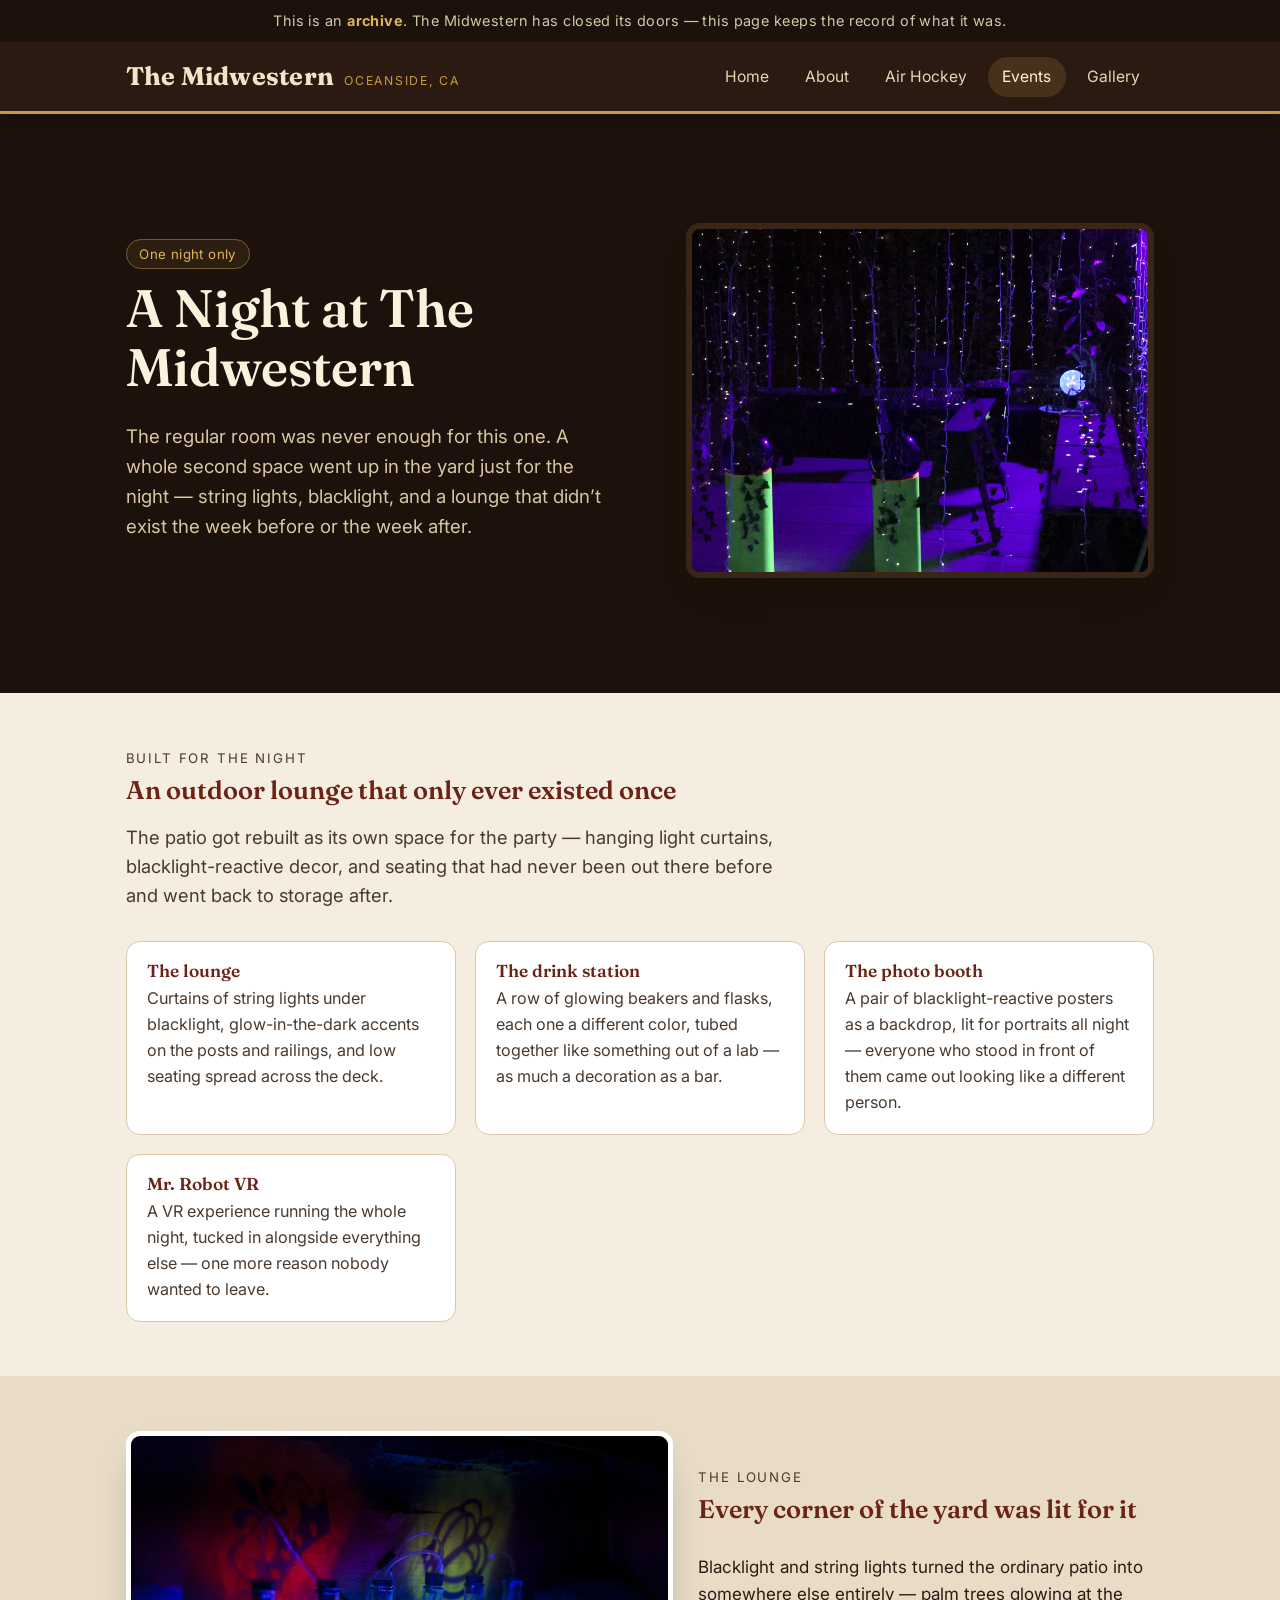
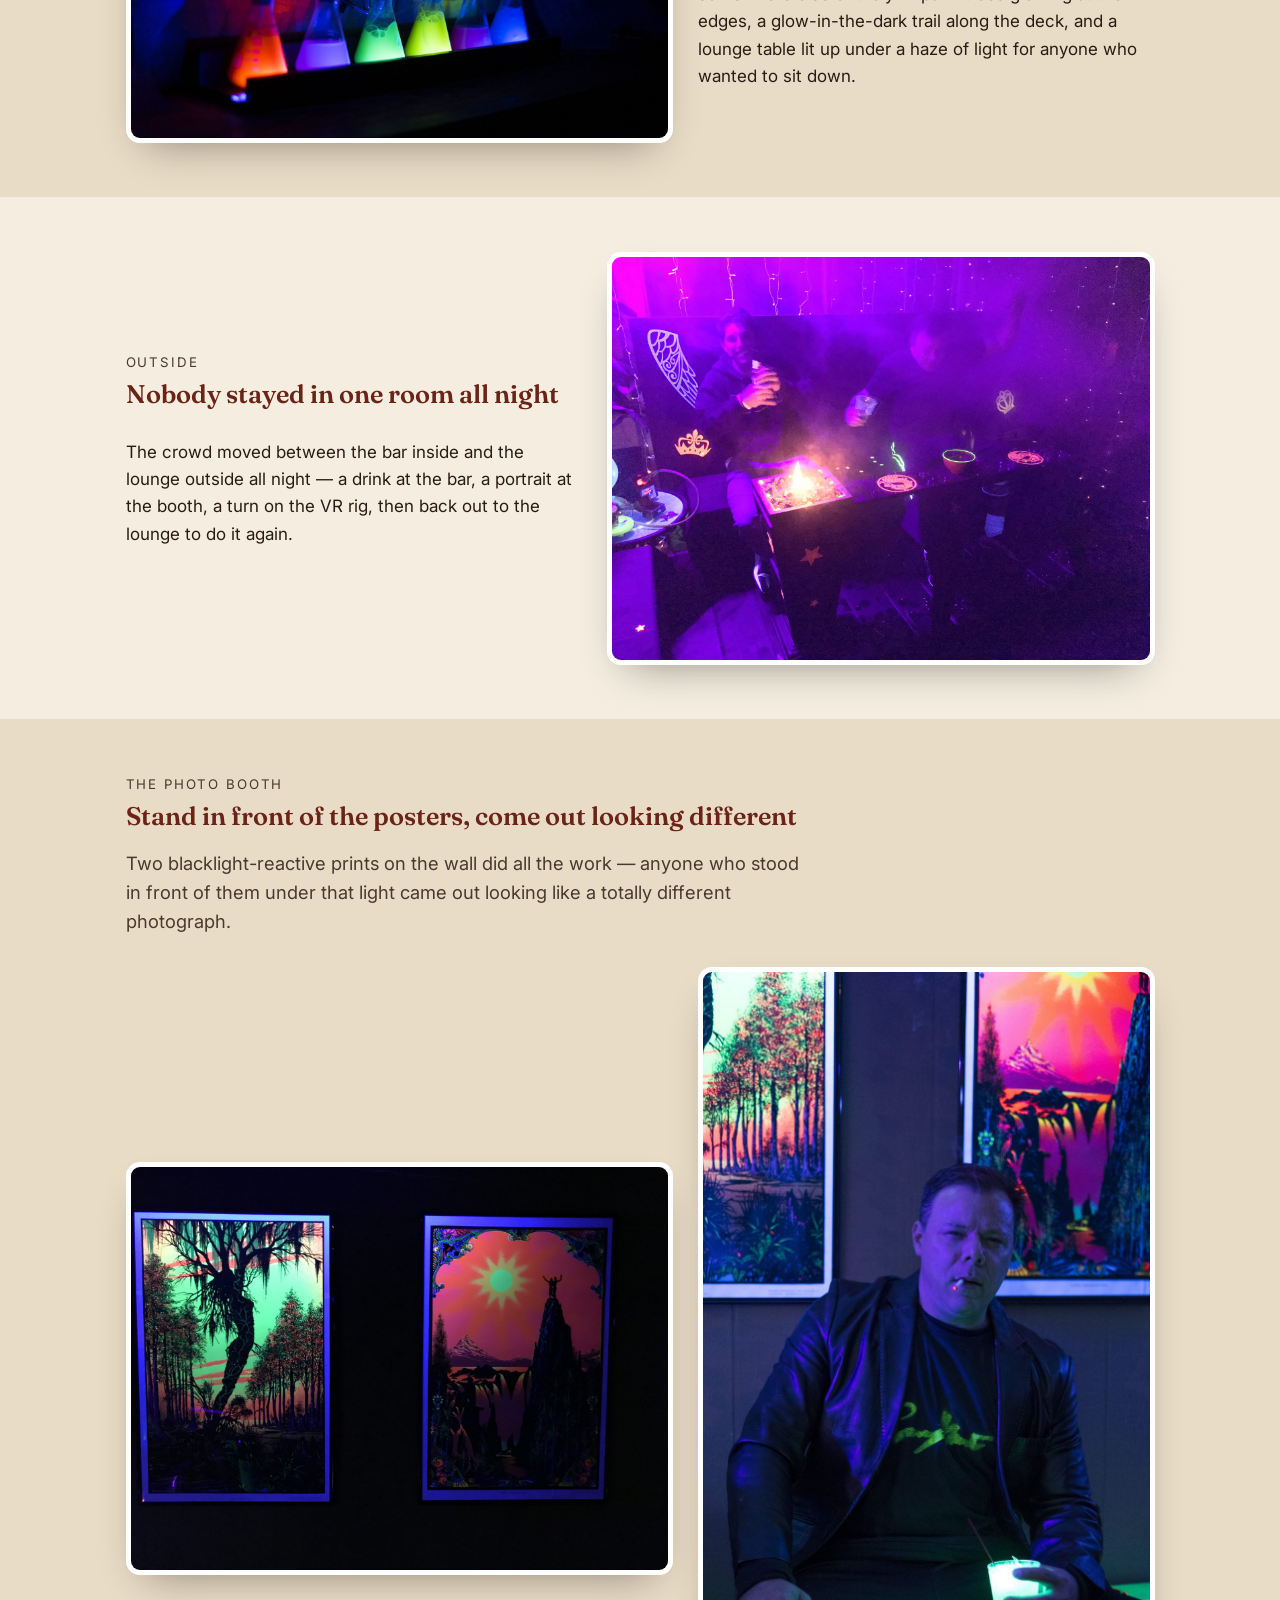
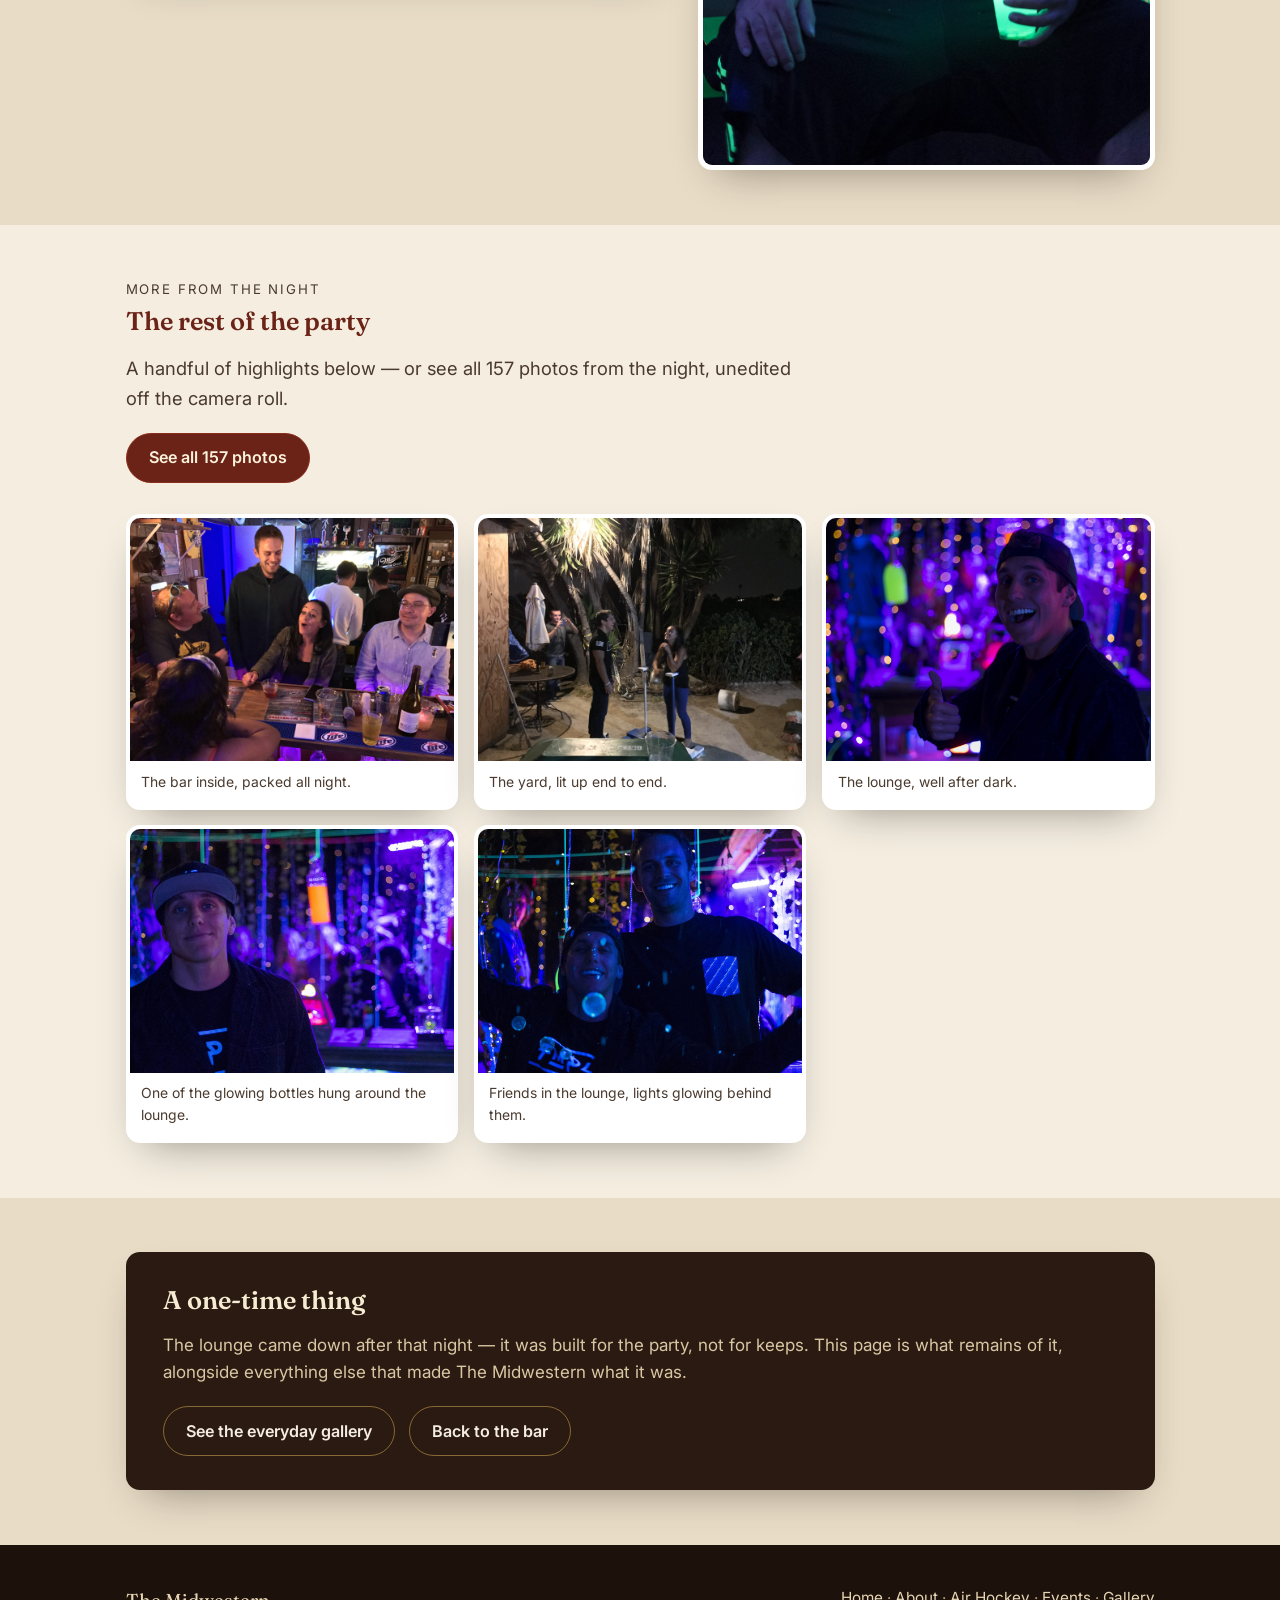
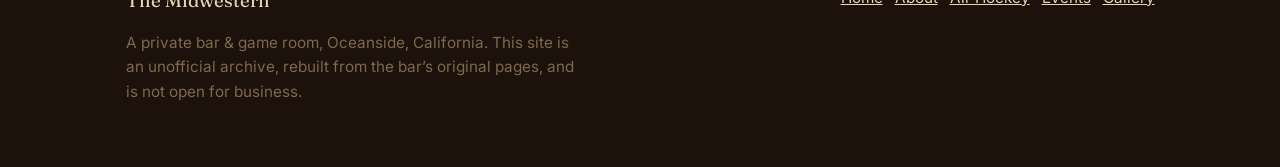
<file: a-night-at-the-midwestern.html>
<!DOCTYPE html>
<html lang="en">
<head>
<meta charset="utf-8">
<meta name="viewport" content="width=device-width, initial-scale=1">
<title>A Night at The Midwestern</title>
<meta name="description" content="A Night at The Midwestern: a one-off party with a purpose-built outdoor lounge under blacklight, a photo booth, and a Mr. Robot VR experience. An archive of the night, now that the bar is closed.">
<meta name="robots" content="noindex, nofollow">
<link rel="preconnect" href="https://fonts.googleapis.com">
<link rel="preconnect" href="https://fonts.gstatic.com" crossorigin>
<link href="https://fonts.googleapis.com/css2?family=Fraunces:opsz,wght@9..144,500;9..144,600;9..144,700&family=Inter:wght@400;500;600;700&display=swap" rel="stylesheet">
<link rel="stylesheet" href="/css/site.css">
</head>
<body>

<div class="archive-banner">This is an <strong>archive</strong>. The Midwestern has closed its doors — this page keeps the record of what it was.</div>

<header class="masthead">
  <div class="masthead-inner">
    <a class="brand" href="/">
      <span class="mark">The Midwestern</span>
      <span class="sub">Oceanside, CA</span>
    </a>
    <nav class="primary" aria-label="Primary">
      <ul>
        <li><a href="/">Home</a></li>
        <li><a href="/about.html">About</a></li>
        <li><a href="/air-hockey.html">Air Hockey</a></li>
        <li><a href="/a-night-at-the-midwestern.html" aria-current="page">Events</a></li>
        <li><a href="/gallery.html">Gallery</a></li>
      </ul>
    </nav>
  </div>
</header>

<main>

  <section class="hero">
    <div class="hero-inner">
      <div>
        <span class="badge">One night only</span>
        <h1 style="margin-top:0.6rem;">A Night at The Midwestern</h1>
        <p class="tagline">The regular room was never enough for this one. A whole second space went up in the yard just for the night — string lights, blacklight, and a lounge that didn&rsquo;t exist the week before or the week after.</p>
      </div>
      <div class="hero-photo">
        <img src="/images/event/event-lounge-glow.jpg" alt="The outdoor lounge at night: purple and blue string lights hanging in curtains, a glowing orb decoration, and green glow-in-the-dark accents along the deck." width="1600" height="1200" loading="eager">
      </div>
    </div>
  </section>

  <section>
    <div class="wrap">
      <div class="section-head">
        <span class="kicker">Built for the night</span>
        <h2>An outdoor lounge that only ever existed once</h2>
        <p class="lede">The patio got rebuilt as its own space for the party — hanging light curtains, blacklight-reactive decor, and seating that had never been out there before and went back to storage after.</p>
      </div>
      <div class="feature-grid">
        <div class="feature-card">
          <h3>The lounge</h3>
          <p>Curtains of string lights under blacklight, glow-in-the-dark accents on the posts and railings, and low seating spread across the deck.</p>
        </div>
        <div class="feature-card">
          <h3>The drink station</h3>
          <p>A row of glowing beakers and flasks, each one a different color, tubed together like something out of a lab — as much a decoration as a bar.</p>
        </div>
        <div class="feature-card">
          <h3>The photo booth</h3>
          <p>A pair of blacklight-reactive posters as a backdrop, lit for portraits all night — everyone who stood in front of them came out looking like a different person.</p>
        </div>
        <div class="feature-card">
          <h3>Mr. Robot VR</h3>
          <p>A VR experience running the whole night, tucked in alongside everything else — one more reason nobody wanted to leave.</p>
        </div>
      </div>
    </div>
  </section>

  <section class="tan">
    <div class="wrap two-up">
      <div class="photo">
        <img src="/images/event/event-drink-station.jpg" alt="A row of glowing beakers and flasks in orange, purple, green, and blue, connected by tubing, lit up on a dark tray." width="1600" height="900" loading="lazy">
      </div>
      <div>
        <div class="section-head">
          <span class="kicker">The lounge</span>
          <h2>Every corner of the yard was lit for it</h2>
        </div>
        <p class="prose">Blacklight and string lights turned the ordinary patio into somewhere else entirely — palm trees glowing at the edges, a glow-in-the-dark trail along the deck, and a lounge table lit up under a haze of light for anyone who wanted to sit down.</p>
      </div>
    </div>
  </section>

  <section>
    <div class="wrap two-up reverse">
      <div class="photo">
        <img src="/images/event/event-lounge-table.jpg" alt="Two people at a small lounge table on the patio at night, lit purple by blacklight, with glow-in-the-dark decorations on the table." width="1600" height="1200" loading="lazy">
      </div>
      <div>
        <div class="section-head">
          <span class="kicker">Outside</span>
          <h2>Nobody stayed in one room all night</h2>
        </div>
        <p class="prose">The crowd moved between the bar inside and the lounge outside all night — a drink at the bar, a portrait at the booth, a turn on the VR rig, then back out to the lounge to do it again.</p>
      </div>
    </div>
  </section>

  <section class="tan">
    <div class="wrap">
      <div class="section-head">
        <span class="kicker">The photo booth</span>
        <h2>Stand in front of the posters, come out looking different</h2>
        <p class="lede">Two blacklight-reactive prints on the wall did all the work — anyone who stood in front of them under that light came out looking like a totally different photograph.</p>
      </div>
      <div class="two-up">
        <div class="photo">
          <img src="/images/event/event-photobooth-backdrop.jpg" alt="Two blacklight-reactive posters mounted side by side on a wall, glowing green and orange under UV light, used as the photo booth backdrop." width="1600" height="1200" loading="lazy">
        </div>
        <div class="photo">
          <img src="/images/event/event-photobooth-portrait.jpg" alt="A man in a leather jacket seated in front of the blacklight posters, holding a glowing drink, lit for a portrait." width="900" height="1600" loading="lazy">
        </div>
      </div>
    </div>
  </section>

  <section>
    <div class="wrap">
      <div class="section-head">
        <span class="kicker">More from the night</span>
        <h2>The rest of the party</h2>
        <p class="lede">A handful of highlights below — or see all 157 photos from the night, unedited off the camera roll.</p>
        <div class="link-row">
          <a class="btn" href="/a-night-at-the-midwestern-gallery.html">See all 157 photos</a>
        </div>
      </div>
      <div class="gallery-grid">
        <figure>
          <img src="/images/event/event-bar-crowd.jpg" alt="A crowd packed around the bar inside, laughing, with The Midwestern's branded bar mats visible on the counter." width="1600" height="1200" loading="lazy">
          <figcaption>The bar inside, packed all night.</figcaption>
        </figure>
        <figure>
          <img src="/images/event/event-outdoor-wide.jpg" alt="A wide night shot of the outdoor space under palm trees, string lights, and guests standing near an activity set up on the patio." width="1600" height="1200" loading="lazy">
          <figcaption>The yard, lit up end to end.</figcaption>
        </figure>
        <figure>
          <img src="/images/event/event-lounge-thumbsup.jpg" alt="A guest giving a thumbs up in the outdoor lounge, surrounded by strings of purple and gold lights." width="1600" height="900" loading="lazy">
          <figcaption>The lounge, well after dark.</figcaption>
        </figure>
        <figure>
          <img src="/images/event/event-lounge-portrait.jpg" alt="A guest in the outdoor lounge lit blue and purple, a glowing orange bottle hanging beside him." width="1600" height="900" loading="lazy">
          <figcaption>One of the glowing bottles hung around the lounge.</figcaption>
        </figure>
        <figure>
          <img src="/images/event/event-friends.jpg" alt="Two friends smiling for the camera in the outdoor lounge, string lights glowing behind them." width="1600" height="900" loading="lazy">
          <figcaption>Friends in the lounge, lights glowing behind them.</figcaption>
        </figure>
      </div>
    </div>
  </section>

  <section class="tan">
    <div class="wrap">
      <div class="closing-card">
        <h2>A one-time thing</h2>
        <p>The lounge came down after that night — it was built for the party, not for keeps. This page is what remains of it, alongside everything else that made The Midwestern what it was.</p>
        <div class="link-row">
          <a class="btn ghost" href="/gallery.html">See the everyday gallery</a>
          <a class="btn ghost" href="/">Back to the bar</a>
        </div>
      </div>
    </div>
  </section>

</main>

<footer class="site-footer">
  <div class="wrap">
    <div>
      <div class="mark" style="font-family:'Fraunces',Georgia,serif;color:#e7d6b3;font-size:1.1rem;">The Midwestern</div>
      <p class="fine">A private bar &amp; game room, Oceanside, California. This site is an unofficial archive, rebuilt from the bar&rsquo;s original pages, and is not open for business.</p>
    </div>
    <nav aria-label="Footer">
      <a href="/">Home</a> &middot; <a href="/about.html">About</a> &middot; <a href="/air-hockey.html">Air Hockey</a> &middot; <a href="/a-night-at-the-midwestern.html">Events</a> &middot; <a href="/gallery.html">Gallery</a>
    </nav>
  </div>
</footer>

</body>
</html>
</file>
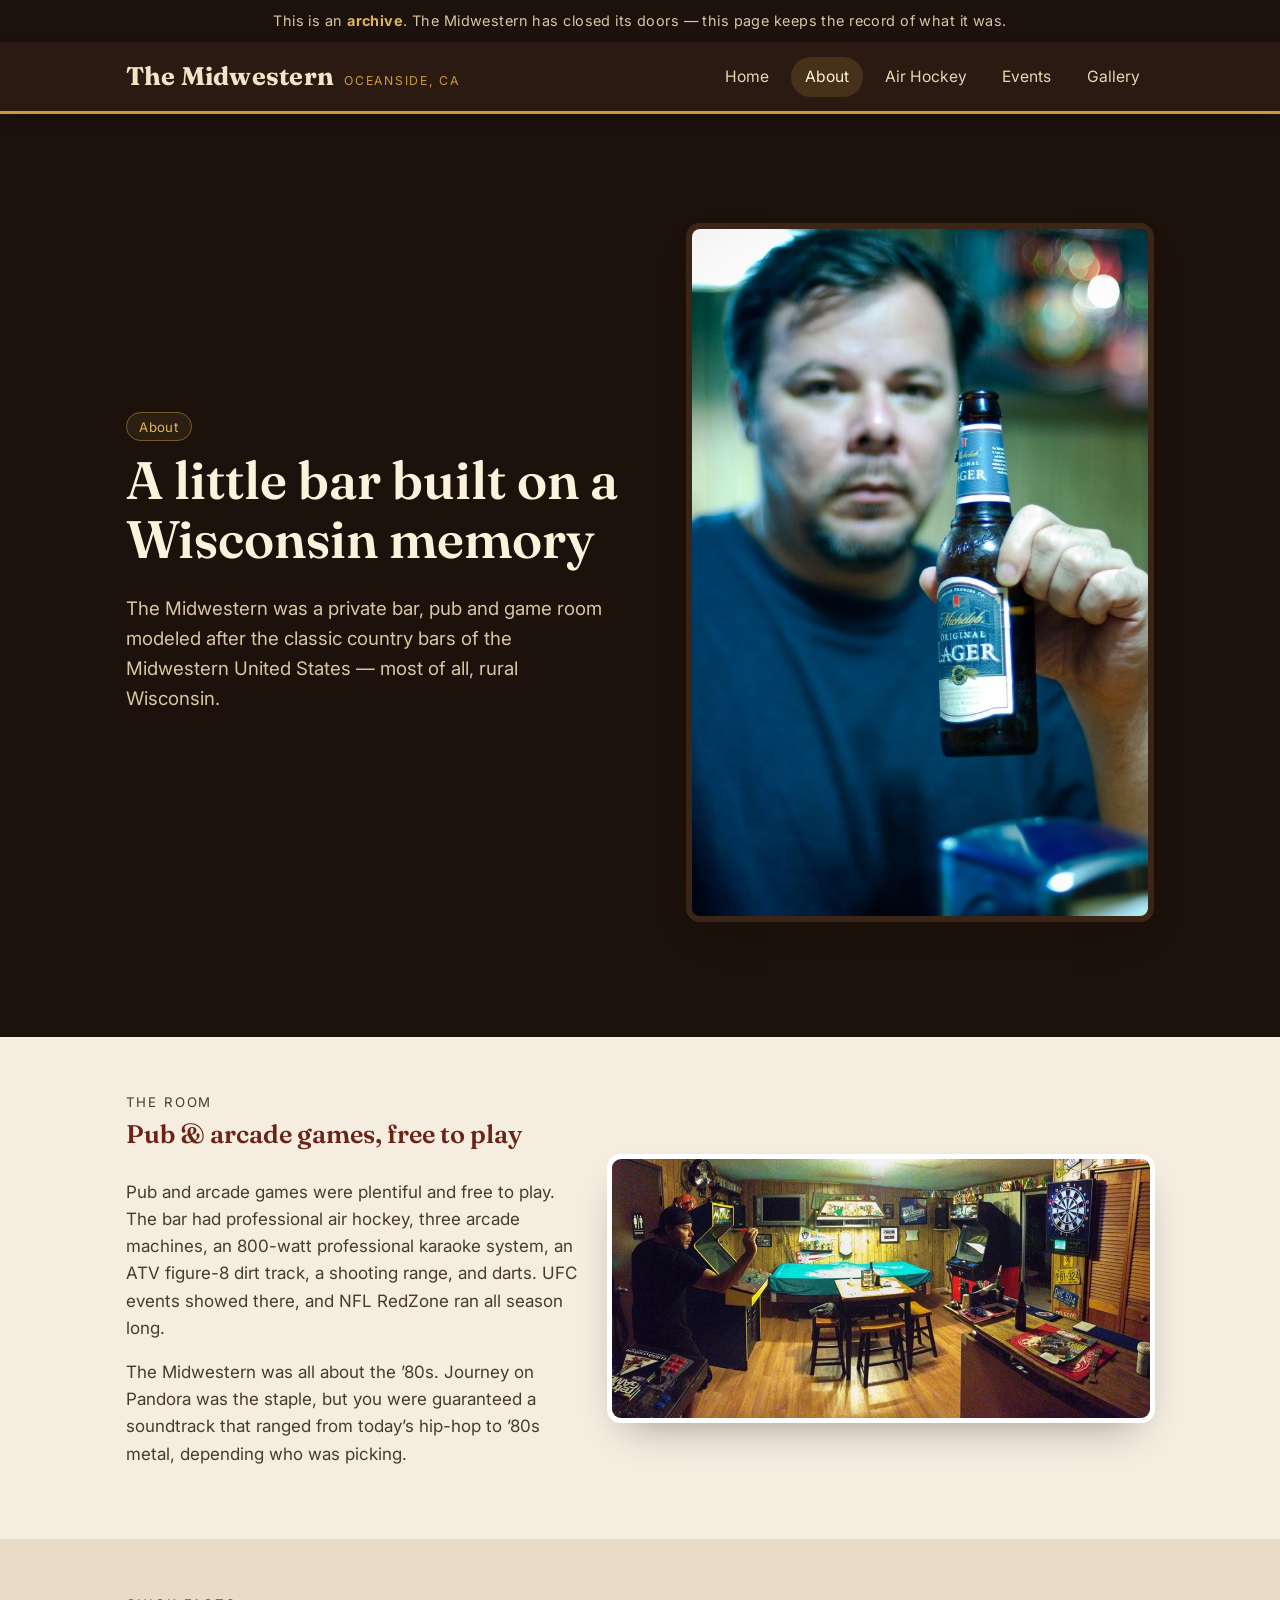
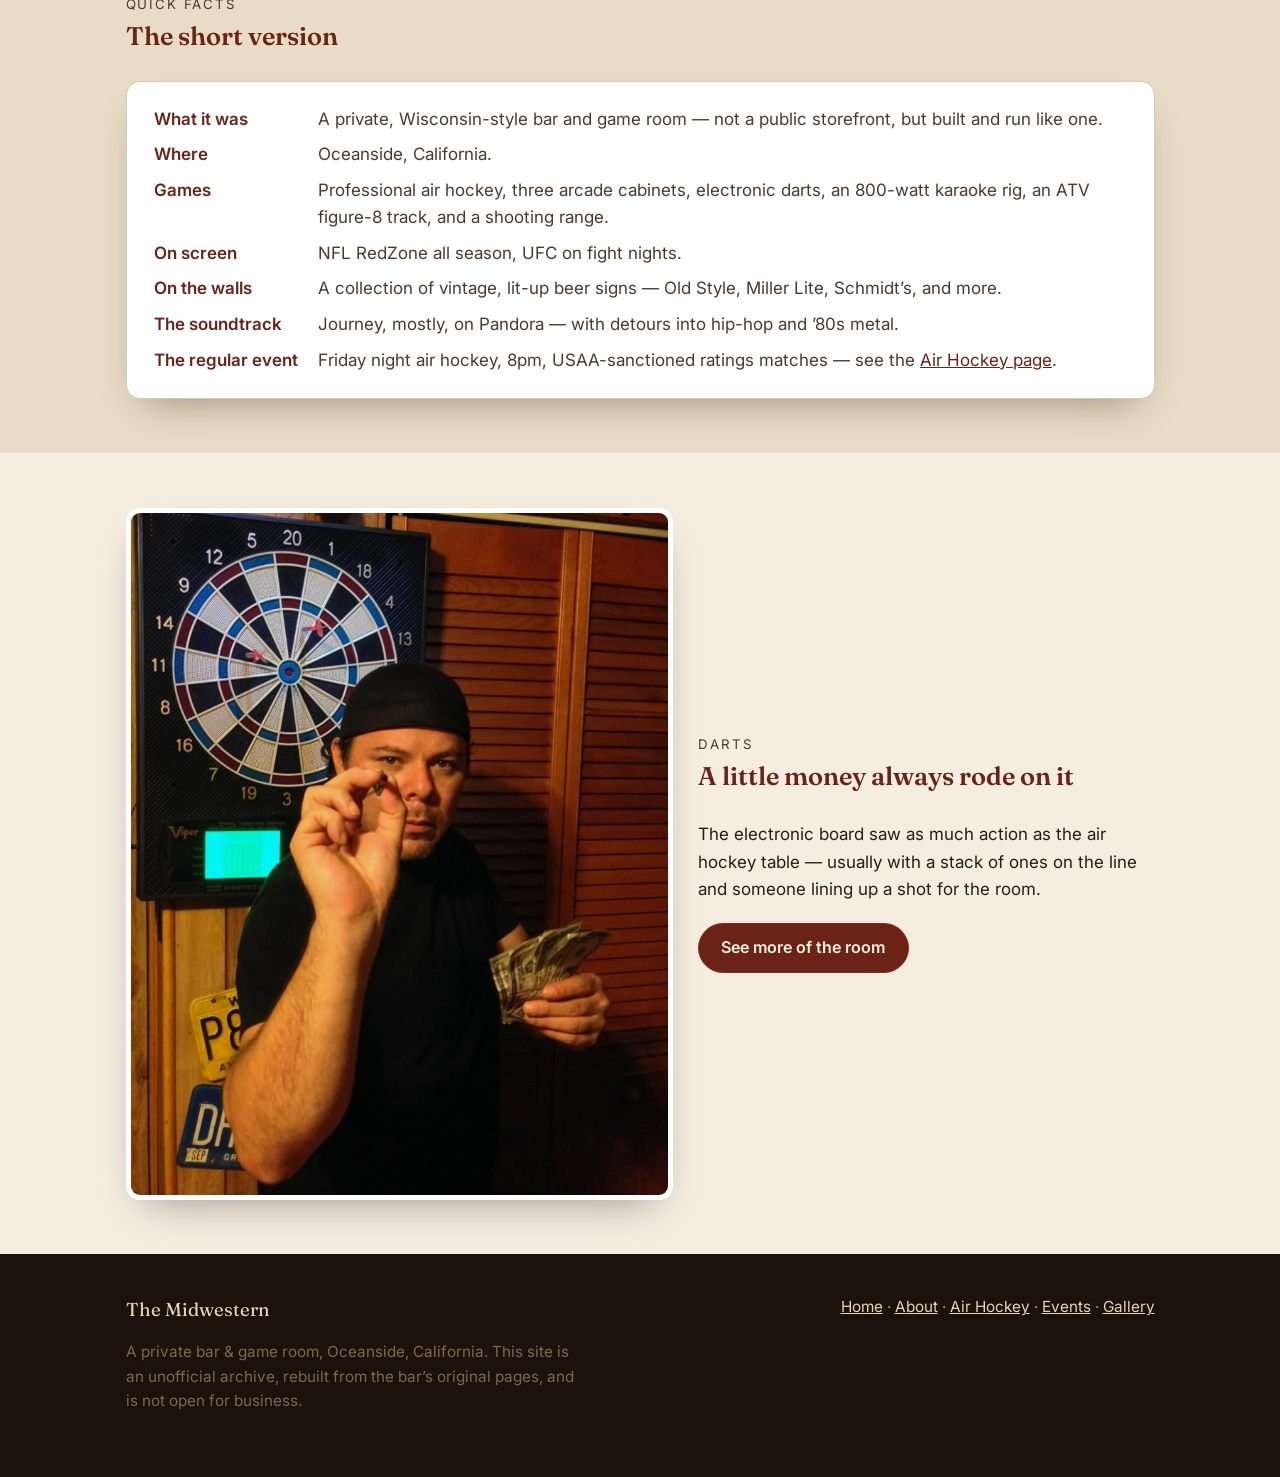
<file: about.html>
<!DOCTYPE html>
<html lang="en">
<head>
<meta charset="utf-8">
<meta name="viewport" content="width=device-width, initial-scale=1">
<title>About — The Midwestern</title>
<meta name="description" content="The Midwestern was a private bar and game room in Oceanside, California, modeled on the classic country bars of rural Wisconsin. This page keeps its story after closing.">
<meta name="robots" content="noindex, nofollow">
<link rel="preconnect" href="https://fonts.googleapis.com">
<link rel="preconnect" href="https://fonts.gstatic.com" crossorigin>
<link href="https://fonts.googleapis.com/css2?family=Fraunces:opsz,wght@9..144,500;9..144,600;9..144,700&family=Inter:wght@400;500;600;700&display=swap" rel="stylesheet">
<link rel="stylesheet" href="/css/site.css">
</head>
<body>

<div class="archive-banner">This is an <strong>archive</strong>. The Midwestern has closed its doors — this page keeps the record of what it was.</div>

<header class="masthead">
  <div class="masthead-inner">
    <a class="brand" href="/">
      <span class="mark">The Midwestern</span>
      <span class="sub">Oceanside, CA</span>
    </a>
    <nav class="primary" aria-label="Primary">
      <ul>
        <li><a href="/">Home</a></li>
        <li><a href="/about.html" aria-current="page">About</a></li>
        <li><a href="/air-hockey.html">Air Hockey</a></li>
        <li><a href="/a-night-at-the-midwestern.html">Events</a></li>
        <li><a href="/gallery.html">Gallery</a></li>
      </ul>
    </nav>
  </div>
</header>

<main>

  <section class="hero">
    <div class="hero-inner">
      <div>
        <span class="badge">About</span>
        <h1 style="margin-top:0.6rem;">A little bar built on a Wisconsin memory</h1>
        <p class="tagline">The Midwestern was a private bar, pub and game room modeled after the classic country bars of the Midwestern United States — most of all, rural Wisconsin.</p>
      </div>
      <div class="hero-photo">
        <img src="/images/about-portrait.jpg" alt="A Michelob Original Lager held up to the camera inside The Midwestern, string lights out of focus behind." width="681" height="1024" loading="eager">
      </div>
    </div>
  </section>

  <section>
    <div class="wrap two-up reverse">
      <div class="photo">
        <img src="/images/room-wide.jpg" alt="The full room, wide angle: arcade cabinets, an air hockey table, a card table, license plates and beer flags on the wood-paneled walls, and a dartboard by the door." width="960" height="463" loading="lazy">
      </div>
      <div>
        <div class="section-head">
          <span class="kicker">The room</span>
          <h2>Pub &amp; arcade games, free to play</h2>
        </div>
        <div class="prose">
          <p>Pub and arcade games were plentiful and free to play. The bar had professional air hockey, three arcade machines, an 800-watt professional karaoke system, an ATV figure-8 dirt track, a shooting range, and darts. UFC events showed there, and NFL RedZone ran all season long.</p>
          <p>The Midwestern was all about the &rsquo;80s. Journey on Pandora was the staple, but you were guaranteed a soundtrack that ranged from today&rsquo;s hip-hop to &rsquo;80s metal, depending who was picking.</p>
        </div>
      </div>
    </div>
  </section>

  <section class="tan">
    <div class="wrap">
      <div class="section-head">
        <span class="kicker">Quick facts</span>
        <h2>The short version</h2>
      </div>
      <div class="board">
        <dl>
          <dt>What it was</dt>
          <dd>A private, Wisconsin-style bar and game room — not a public storefront, but built and run like one.</dd>
          <dt>Where</dt>
          <dd>Oceanside, California.</dd>
          <dt>Games</dt>
          <dd>Professional air hockey, three arcade cabinets, electronic darts, an 800-watt karaoke rig, an ATV figure-8 track, and a shooting range.</dd>
          <dt>On screen</dt>
          <dd>NFL RedZone all season, UFC on fight nights.</dd>
          <dt>On the walls</dt>
          <dd>A collection of vintage, lit-up beer signs — Old Style, Miller Lite, Schmidt&rsquo;s, and more.</dd>
          <dt>The soundtrack</dt>
          <dd>Journey, mostly, on Pandora — with detours into hip-hop and &rsquo;80s metal.</dd>
          <dt>The regular event</dt>
          <dd>Friday night air hockey, 8pm, USAA-sanctioned ratings matches — see the <a href="/air-hockey.html">Air Hockey page</a>.</dd>
        </dl>
      </div>
    </div>
  </section>

  <section>
    <div class="wrap two-up">
      <div class="photo">
        <img src="/images/dartboard-portrait.jpg" alt="A player holding a dart up to the camera in front of an electronic Viper dartboard, a stack of cash in his other hand." width="756" height="960" loading="lazy">
      </div>
      <div>
        <div class="section-head">
          <span class="kicker">Darts</span>
          <h2>A little money always rode on it</h2>
        </div>
        <p class="prose">The electronic board saw as much action as the air hockey table — usually with a stack of ones on the line and someone lining up a shot for the room.</p>
        <div class="link-row">
          <a class="btn" href="/gallery.html">See more of the room</a>
        </div>
      </div>
    </div>
  </section>

</main>

<footer class="site-footer">
  <div class="wrap">
    <div>
      <div class="mark" style="font-family:'Fraunces',Georgia,serif;color:#e7d6b3;font-size:1.1rem;">The Midwestern</div>
      <p class="fine">A private bar &amp; game room, Oceanside, California. This site is an unofficial archive, rebuilt from the bar&rsquo;s original pages, and is not open for business.</p>
    </div>
    <nav aria-label="Footer">
      <a href="/">Home</a> &middot; <a href="/about.html">About</a> &middot; <a href="/air-hockey.html">Air Hockey</a> &middot; <a href="/a-night-at-the-midwestern.html">Events</a> &middot; <a href="/gallery.html">Gallery</a>
    </nav>
  </div>
</footer>

</body>
</html>
</file>
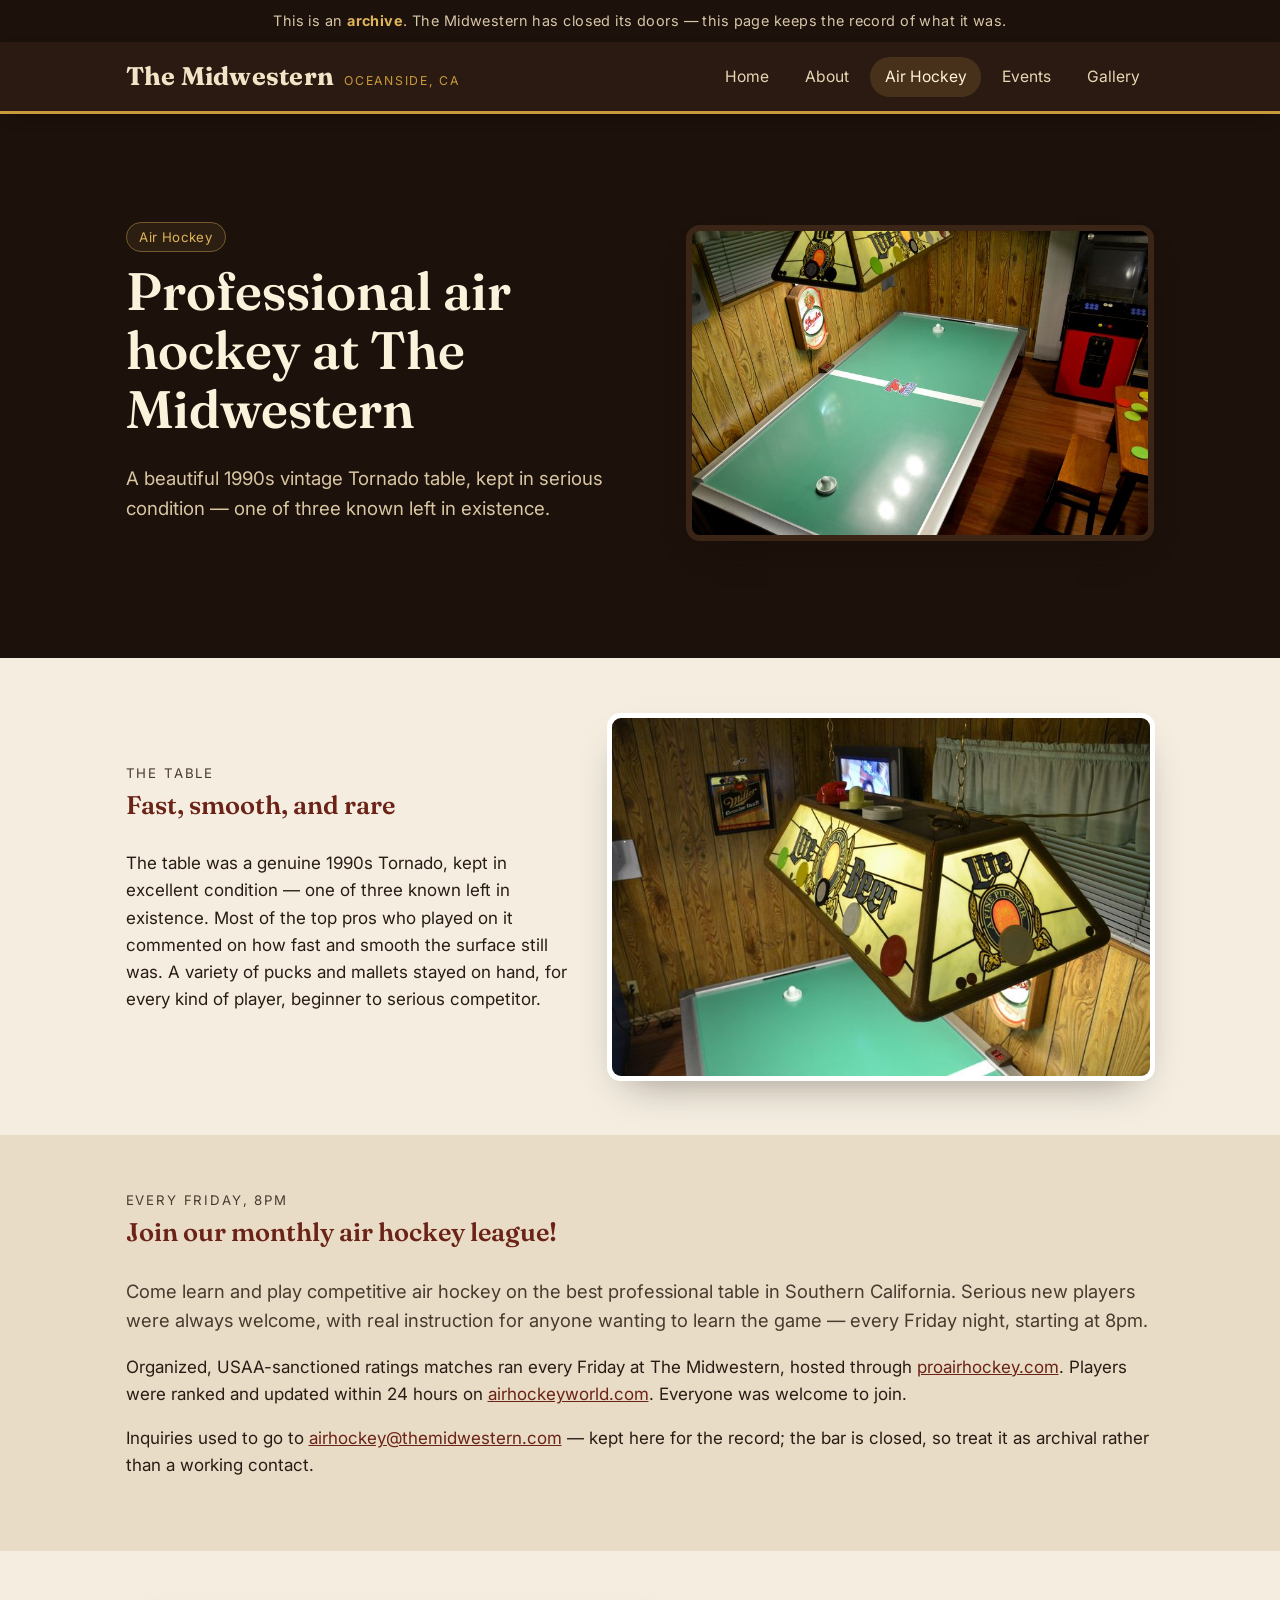
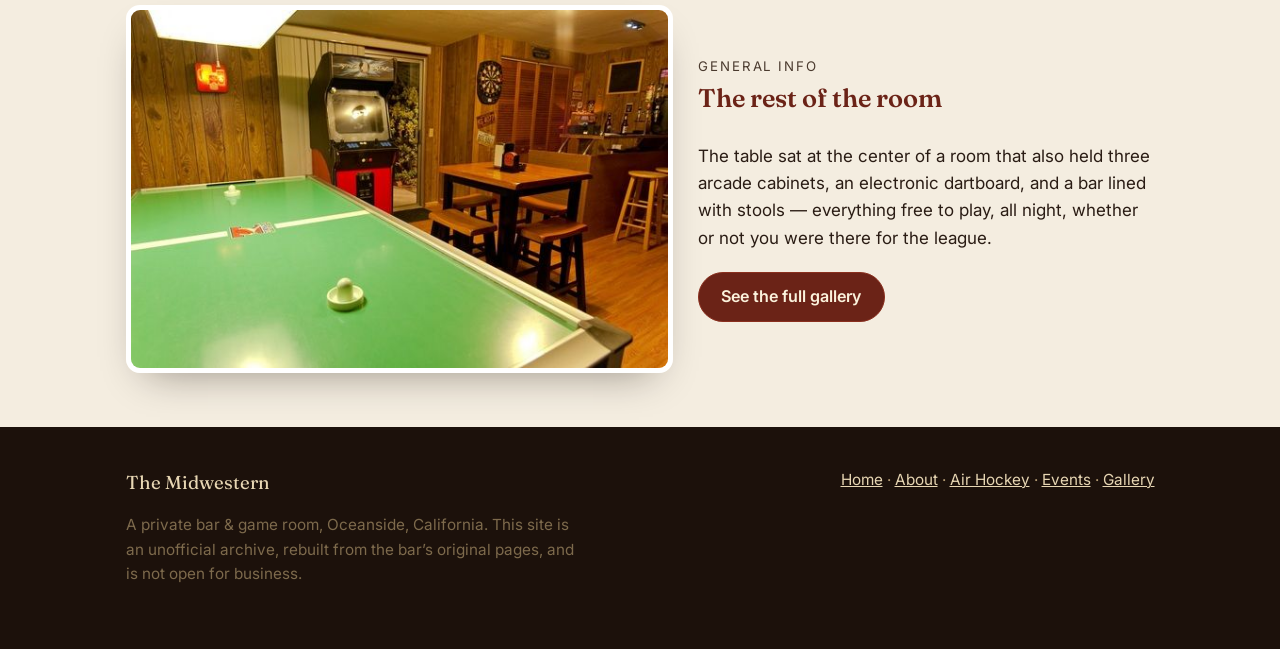
<file: air-hockey.html>
<!DOCTYPE html>
<html lang="en">
<head>
<meta charset="utf-8">
<meta name="viewport" content="width=device-width, initial-scale=1">
<title>Air Hockey — The Midwestern</title>
<meta name="description" content="The Midwestern ran a rare 1990s Tornado air hockey table and a Friday night USAA-sanctioned league, 8pm every week. An archive of what the room and the league were.">
<meta name="robots" content="noindex, nofollow">
<link rel="preconnect" href="https://fonts.googleapis.com">
<link rel="preconnect" href="https://fonts.gstatic.com" crossorigin>
<link href="https://fonts.googleapis.com/css2?family=Fraunces:opsz,wght@9..144,500;9..144,600;9..144,700&family=Inter:wght@400;500;600;700&display=swap" rel="stylesheet">
<link rel="stylesheet" href="/css/site.css">
</head>
<body>

<div class="archive-banner">This is an <strong>archive</strong>. The Midwestern has closed its doors — this page keeps the record of what it was.</div>

<header class="masthead">
  <div class="masthead-inner">
    <a class="brand" href="/">
      <span class="mark">The Midwestern</span>
      <span class="sub">Oceanside, CA</span>
    </a>
    <nav class="primary" aria-label="Primary">
      <ul>
        <li><a href="/">Home</a></li>
        <li><a href="/about.html">About</a></li>
        <li><a href="/air-hockey.html" aria-current="page">Air Hockey</a></li>
        <li><a href="/a-night-at-the-midwestern.html">Events</a></li>
        <li><a href="/gallery.html">Gallery</a></li>
      </ul>
    </nav>
  </div>
</header>

<main>

  <section class="hero">
    <div class="hero-inner">
      <div>
        <span class="badge">Air Hockey</span>
        <h1 style="margin-top:0.6rem;">Professional air hockey at The Midwestern</h1>
        <p class="tagline">A beautiful 1990s vintage Tornado table, kept in serious condition — one of three known left in existence.</p>
      </div>
      <div class="hero-photo">
        <img src="/images/air-hockey-table.jpg" alt="The Tornado air hockey table, seen from above, under a stained-glass Lite Beer light fixture, with an arcade cabinet behind it." width="759" height="506" loading="eager">
      </div>
    </div>
  </section>

  <section>
    <div class="wrap two-up reverse">
      <div class="photo">
        <img src="/images/lite-beer-light.jpg" alt="A stained-glass Miller Lite pendant light hanging over the air hockey table." width="759" height="506" loading="lazy">
      </div>
      <div>
        <div class="section-head">
          <span class="kicker">The table</span>
          <h2>Fast, smooth, and rare</h2>
        </div>
        <p class="prose">The table was a genuine 1990s Tornado, kept in excellent condition — one of three known left in existence. Most of the top pros who played on it commented on how fast and smooth the surface still was. A variety of pucks and mallets stayed on hand, for every kind of player, beginner to serious competitor.</p>
      </div>
    </div>
  </section>

  <section class="tan">
    <div class="wrap">
      <div class="section-head">
        <span class="kicker">Every Friday, 8pm</span>
        <h2>Join our monthly air hockey league!</h2>
      </div>
      <p class="lede">Come learn and play competitive air hockey on the best professional table in Southern California. Serious new players were always welcome, with real instruction for anyone wanting to learn the game — every Friday night, starting at 8pm.</p>
      <p class="prose">Organized, USAA-sanctioned ratings matches ran every Friday at The Midwestern, hosted through <a href="http://www.proairhockey.com" target="_blank" rel="noopener">proairhockey.com</a>. Players were ranked and updated within 24 hours on <a href="http://www.airhockeyworld.com" target="_blank" rel="noopener">airhockeyworld.com</a>. Everyone was welcome to join.</p>
      <p class="prose">Inquiries used to go to <a href="mailto:airhockey@themidwestern.com">airhockey@themidwestern.com</a> — kept here for the record; the bar is closed, so treat it as archival rather than a working contact.</p>
    </div>
  </section>

  <section>
    <div class="wrap two-up">
      <div class="photo">
        <img src="/images/room-corner.jpg" alt="The air hockey table with the bar and dartboard visible behind it, an arcade cabinet to the left." width="570" height="379" loading="lazy">
      </div>
      <div>
        <div class="section-head">
          <span class="kicker">General info</span>
          <h2>The rest of the room</h2>
        </div>
        <p class="prose">The table sat at the center of a room that also held three arcade cabinets, an electronic dartboard, and a bar lined with stools — everything free to play, all night, whether or not you were there for the league.</p>
        <div class="link-row">
          <a class="btn" href="/gallery.html">See the full gallery</a>
        </div>
      </div>
    </div>
  </section>

</main>

<footer class="site-footer">
  <div class="wrap">
    <div>
      <div class="mark" style="font-family:'Fraunces',Georgia,serif;color:#e7d6b3;font-size:1.1rem;">The Midwestern</div>
      <p class="fine">A private bar &amp; game room, Oceanside, California. This site is an unofficial archive, rebuilt from the bar&rsquo;s original pages, and is not open for business.</p>
    </div>
    <nav aria-label="Footer">
      <a href="/">Home</a> &middot; <a href="/about.html">About</a> &middot; <a href="/air-hockey.html">Air Hockey</a> &middot; <a href="/a-night-at-the-midwestern.html">Events</a> &middot; <a href="/gallery.html">Gallery</a>
    </nav>
  </div>
</footer>

</body>
</html>
</file>
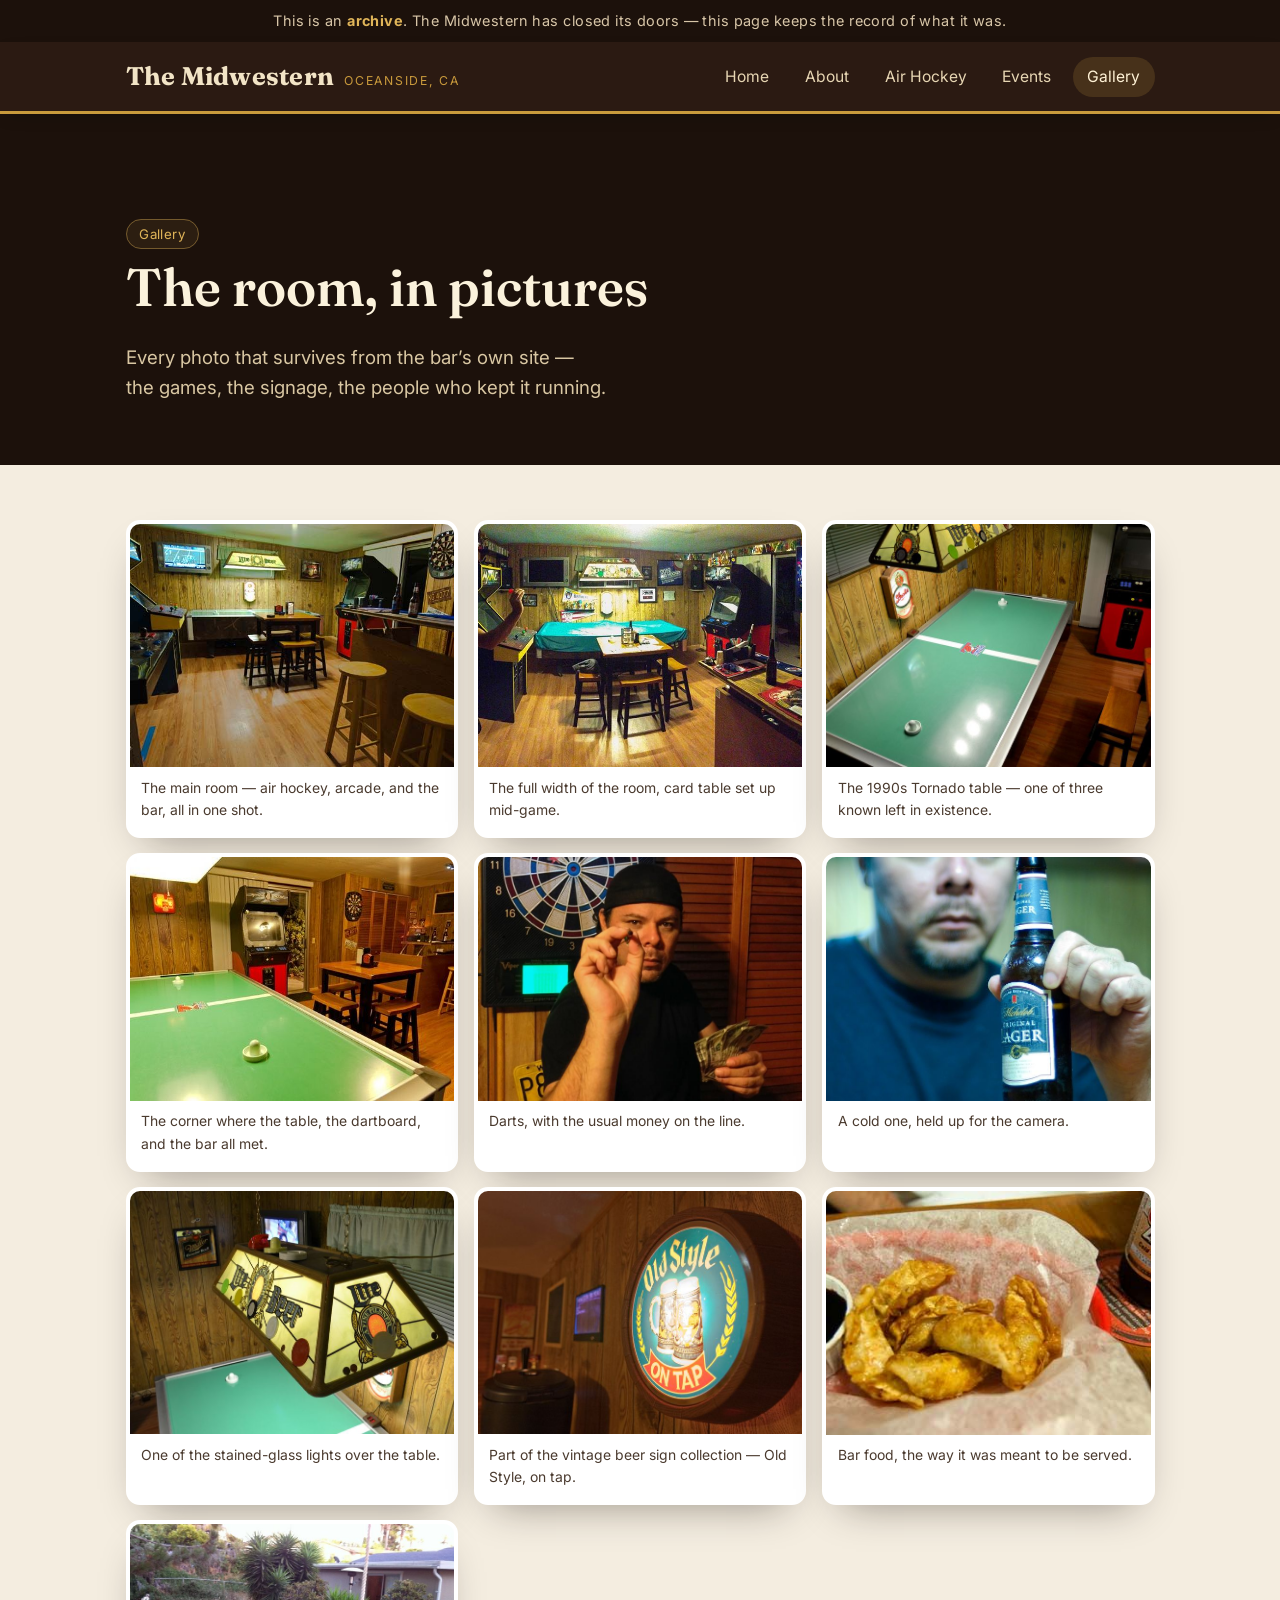
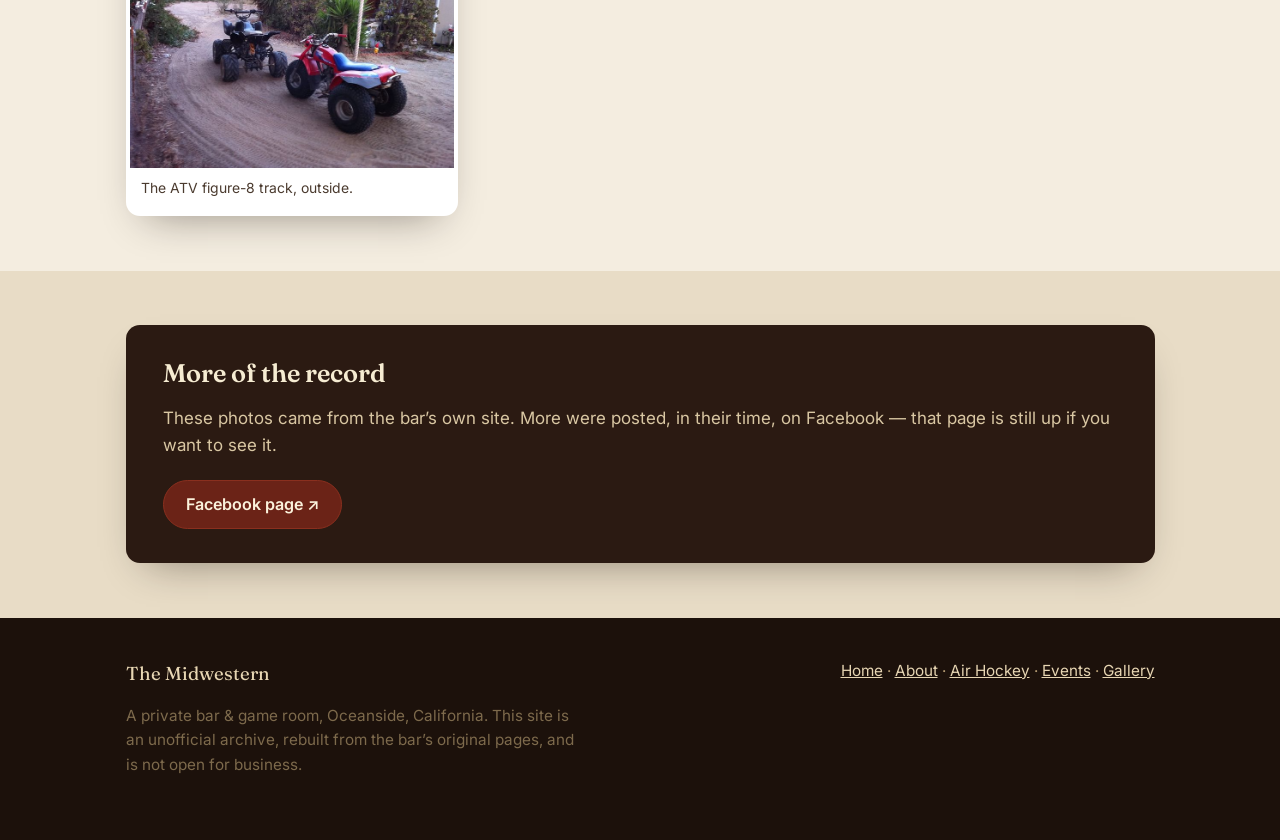
<file: gallery.html>
<!DOCTYPE html>
<html lang="en">
<head>
<meta charset="utf-8">
<meta name="viewport" content="width=device-width, initial-scale=1">
<title>Gallery — The Midwestern</title>
<meta name="description" content="Photos of The Midwestern, a private Wisconsin-style bar and game room in Oceanside, California — the room, the games, the beer signs, the ATV track. An archive, now that it's closed.">
<meta name="robots" content="noindex, nofollow">
<link rel="preconnect" href="https://fonts.googleapis.com">
<link rel="preconnect" href="https://fonts.gstatic.com" crossorigin>
<link href="https://fonts.googleapis.com/css2?family=Fraunces:opsz,wght@9..144,500;9..144,600;9..144,700&family=Inter:wght@400;500;600;700&display=swap" rel="stylesheet">
<link rel="stylesheet" href="/css/site.css">
</head>
<body>

<div class="archive-banner">This is an <strong>archive</strong>. The Midwestern has closed its doors — this page keeps the record of what it was.</div>

<header class="masthead">
  <div class="masthead-inner">
    <a class="brand" href="/">
      <span class="mark">The Midwestern</span>
      <span class="sub">Oceanside, CA</span>
    </a>
    <nav class="primary" aria-label="Primary">
      <ul>
        <li><a href="/">Home</a></li>
        <li><a href="/about.html">About</a></li>
        <li><a href="/air-hockey.html">Air Hockey</a></li>
        <li><a href="/a-night-at-the-midwestern.html">Events</a></li>
        <li><a href="/gallery.html" aria-current="page">Gallery</a></li>
      </ul>
    </nav>
  </div>
</header>

<main>

  <section class="hero" style="padding-bottom:0;">
    <div class="wrap" style="padding-top:3rem;padding-bottom:2.6rem;">
      <span class="badge">Gallery</span>
      <h1 style="margin-top:0.6rem;color:#fbf2dc;">The room, in pictures</h1>
      <p class="tagline">Every photo that survives from the bar&rsquo;s own site — the games, the signage, the people who kept it running.</p>
    </div>
  </section>

  <section>
    <div class="wrap">
      <div class="gallery-grid">

        <figure>
          <img src="/images/hero-lounge.jpg" alt="The main room: wood paneling, an air hockey table, arcade cabinets, a dartboard, and a bar lined with stools." width="600" height="399" loading="lazy">
          <figcaption>The main room — air hockey, arcade, and the bar, all in one shot.</figcaption>
        </figure>

        <figure>
          <img src="/images/room-wide.jpg" alt="Wide angle of the room: a player at an arcade cabinet, a felt-topped card table, license plates and flags on the walls, a dartboard by the door." width="960" height="463" loading="lazy">
          <figcaption>The full width of the room, card table set up mid-game.</figcaption>
        </figure>

        <figure>
          <img src="/images/air-hockey-table.jpg" alt="The Tornado air hockey table from above, under a stained-glass Lite Beer light fixture." width="759" height="506" loading="lazy">
          <figcaption>The 1990s Tornado table — one of three known left in existence.</figcaption>
        </figure>

        <figure>
          <img src="/images/room-corner.jpg" alt="The air hockey table with the bar, a dartboard, and an arcade cabinet visible behind it." width="570" height="379" loading="lazy">
          <figcaption>The corner where the table, the dartboard, and the bar all met.</figcaption>
        </figure>

        <figure>
          <img src="/images/dartboard-portrait.jpg" alt="A player holding up a dart in front of an electronic Viper dartboard, cash in his other hand." width="756" height="960" loading="lazy">
          <figcaption>Darts, with the usual money on the line.</figcaption>
        </figure>

        <figure>
          <img src="/images/about-portrait.jpg" alt="A Michelob Original Lager held up to the camera, string lights out of focus behind." width="681" height="1024" loading="lazy">
          <figcaption>A cold one, held up for the camera.</figcaption>
        </figure>

        <figure>
          <img src="/images/lite-beer-light.jpg" alt="A stained-glass Miller Lite pendant light hanging over the air hockey table, a curtained window behind it." width="759" height="506" loading="lazy">
          <figcaption>One of the stained-glass lights over the table.</figcaption>
        </figure>

        <figure>
          <img src="/images/old-style-sign.jpg" alt="A lit-up, round Old Style beer sign mounted on the wood-paneled wall." width="759" height="505" loading="lazy">
          <figcaption>Part of the vintage beer sign collection — Old Style, on tap.</figcaption>
        </figure>

        <figure>
          <img src="/images/bar-wings.jpg" alt="A basket of chicken wings with a side of sauce, next to a bottle of Coors Light." width="600" height="280" loading="lazy">
          <figcaption>Bar food, the way it was meant to be served.</figcaption>
        </figure>

        <figure>
          <img src="/images/atv-track.jpg" alt="Two ATVs parked on a dirt track outside a house, hillside brush in the background." width="759" height="567" loading="lazy">
          <figcaption>The ATV figure-8 track, outside.</figcaption>
        </figure>

      </div>
    </div>
  </section>

  <section class="tan">
    <div class="wrap">
      <div class="closing-card">
        <h2>More of the record</h2>
        <p>These photos came from the bar&rsquo;s own site. More were posted, in their time, on Facebook — that page is still up if you want to see it.</p>
        <div class="link-row">
          <a class="btn" href="https://www.facebook.com/themidwesternbar/" target="_blank" rel="noopener">Facebook page ↗</a>
        </div>
      </div>
    </div>
  </section>

</main>

<footer class="site-footer">
  <div class="wrap">
    <div>
      <div class="mark" style="font-family:'Fraunces',Georgia,serif;color:#e7d6b3;font-size:1.1rem;">The Midwestern</div>
      <p class="fine">A private bar &amp; game room, Oceanside, California. This site is an unofficial archive, rebuilt from the bar&rsquo;s original pages, and is not open for business.</p>
    </div>
    <nav aria-label="Footer">
      <a href="/">Home</a> &middot; <a href="/about.html">About</a> &middot; <a href="/air-hockey.html">Air Hockey</a> &middot; <a href="/a-night-at-the-midwestern.html">Events</a> &middot; <a href="/gallery.html">Gallery</a>
    </nav>
  </div>
</footer>

</body>
</html>
</file>
<file: css/site.css>
/* The Midwestern — archive site. One stylesheet, no build step. */

:root {
  --ink: #2a1c14;
  --ink-soft: #4a3a2e;
  --parchment: #f4ede0;
  --parchment-deep: #e8dcc6;
  --walnut: #2b1a12;
  --walnut-deep: #1c110b;
  --oxblood: #6b2317;
  --oxblood-bright: #8a2f1e;
  --brass: #c99a3c;
  --brass-bright: #e0b559;
  --line: #d8c9a8;
  --paper-shadow: 0 18px 40px -20px rgba(20, 12, 6, 0.45);
  --radius: 14px;
  font-size: 17px;
}

* { box-sizing: border-box; }

html { scroll-behavior: smooth; }
[id] { scroll-margin-top: 5.5rem; }

body {
  margin: 0;
  background: var(--parchment);
  color: var(--ink);
  font-family: "Inter", system-ui, -apple-system, "Segoe UI", sans-serif;
  line-height: 1.6;
  -webkit-font-smoothing: antialiased;
}

h1, h2, h3, .display {
  font-family: "Fraunces", Georgia, serif;
  font-weight: 600;
  color: var(--oxblood);
  line-height: 1.12;
  margin: 0 0 0.5em;
}

a { color: var(--oxblood); }
img { max-width: 100%; height: auto; display: block; }

.wrap {
  max-width: 1080px;
  margin: 0 auto;
  padding: 0 1.5rem;
}

/* ---------- Archive banner ---------- */
.archive-banner {
  background: var(--walnut-deep);
  color: #d8c6a8;
  text-align: center;
  font-size: 0.85rem;
  letter-spacing: 0.03em;
  padding: 0.55rem 1rem;
}
.archive-banner strong { color: var(--brass-bright); }

/* ---------- Header / nav ---------- */
header.masthead {
  position: sticky;
  top: 0;
  z-index: 50;
  background: var(--walnut);
  border-bottom: 3px solid var(--brass);
  box-shadow: 0 6px 18px -10px rgba(0,0,0,0.5);
}
.masthead-inner {
  max-width: 1080px;
  margin: 0 auto;
  padding: 0.85rem 1.5rem;
  display: flex;
  align-items: center;
  justify-content: space-between;
  gap: 1rem;
  flex-wrap: wrap;
}
.brand {
  display: flex;
  align-items: baseline;
  gap: 0.6rem;
  color: var(--parchment);
  text-decoration: none;
}
.brand .mark {
  font-family: "Fraunces", Georgia, serif;
  font-weight: 700;
  font-size: 1.5rem;
  color: #f2e4c6;
  letter-spacing: 0.01em;
}
.brand .sub {
  font-size: 0.72rem;
  text-transform: uppercase;
  letter-spacing: 0.14em;
  color: var(--brass);
}
nav.primary ul {
  list-style: none;
  display: flex;
  flex-wrap: wrap;
  gap: 0.4rem;
  margin: 0;
  padding: 0;
}
nav.primary a {
  display: inline-block;
  padding: 0.45rem 0.85rem;
  color: #e7d6b3;
  text-decoration: none;
  font-size: 0.92rem;
  border-radius: 999px;
  transition: background 0.15s, color 0.15s;
}
nav.primary a:hover,
nav.primary a[aria-current="page"] {
  background: rgba(201, 154, 60, 0.18);
  color: #fff2d6;
}

/* ---------- Hero ---------- */
.hero {
  position: relative;
  background: var(--walnut-deep);
  color: #f4ede0;
  overflow: hidden;
}
.hero-inner {
  max-width: 1080px;
  margin: 0 auto;
  padding: 3.2rem 1.5rem 3.6rem;
  display: grid;
  grid-template-columns: 1.05fr 0.95fr;
  gap: 2.5rem;
  align-items: center;
}
.hero h1 {
  color: #fbf2dc;
  font-size: clamp(2.1rem, 4.4vw, 3.1rem);
}
.hero .tagline {
  font-size: 1.1rem;
  color: #d9c7a3;
  max-width: 40ch;
}
.hero-photo {
  border-radius: var(--radius);
  overflow: hidden;
  box-shadow: var(--paper-shadow);
  border: 6px solid #3a2517;
}
.hero-photo img { width: 100%; height: 100%; object-fit: cover; }
.hero .badges {
  display: flex;
  flex-wrap: wrap;
  gap: 0.5rem;
  margin-top: 1.4rem;
}
.badge {
  font-size: 0.78rem;
  letter-spacing: 0.03em;
  padding: 0.35rem 0.75rem;
  border-radius: 999px;
  border: 1px solid rgba(224, 181, 89, 0.4);
  color: var(--brass-bright);
  background: rgba(224, 181, 89, 0.08);
}

/* ---------- Sections ---------- */
main { display: block; }
section { padding: 3.2rem 0; }
section.tan { background: var(--parchment-deep); }
.section-head { max-width: 62ch; margin-bottom: 1.8rem; }
.section-head .kicker {
  display: block;
  font-size: 0.78rem;
  letter-spacing: 0.14em;
  text-transform: uppercase;
  color: var(--ink-soft);
  margin-bottom: 0.4rem;
}
.lede { font-size: 1.08rem; color: var(--ink-soft); }
.lede br { display: block; content: ""; margin-top: 0.95em; }
.prose p { color: var(--ink-soft); }

/* Press quotes */
.press {
  display: grid;
  grid-template-columns: 1fr 1fr;
  gap: 1.5rem;
}
blockquote.press-quote {
  margin: 0;
  background: #fff;
  border: 1px solid var(--line);
  border-left: 5px solid var(--oxblood);
  border-radius: var(--radius);
  padding: 1.3rem 1.4rem;
  box-shadow: var(--paper-shadow);
}
blockquote.press-quote p { margin: 0 0 0.6rem; font-style: italic; color: var(--ink); }
blockquote.press-quote cite {
  font-style: normal;
  font-size: 0.85rem;
  color: var(--oxblood);
  font-weight: 600;
  letter-spacing: 0.02em;
}

/* Feature grid (what was there) */
.feature-grid {
  display: grid;
  grid-template-columns: repeat(3, 1fr);
  gap: 1.1rem;
}
.feature-card {
  background: #fff;
  border: 1px solid var(--line);
  border-radius: var(--radius);
  padding: 1.1rem 1.2rem;
}
.feature-card h3 {
  font-size: 1.02rem;
  margin-bottom: 0.35rem;
}
.feature-card p { margin: 0; color: var(--ink-soft); font-size: 0.95rem; }

/* Photo strip / two-up */
.two-up {
  display: grid;
  grid-template-columns: 1.2fr 1fr;
  gap: 1.5rem;
  align-items: center;
}
.two-up.reverse { grid-template-columns: 1fr 1.2fr; }
.two-up.reverse .photo { order: 2; }
.photo {
  border-radius: var(--radius);
  overflow: hidden;
  box-shadow: var(--paper-shadow);
  border: 5px solid #fff;
}

/* Gallery */
.gallery-grid {
  display: grid;
  grid-template-columns: repeat(3, 1fr);
  gap: 0.9rem;
}
.gallery-grid figure {
  margin: 0;
  border-radius: var(--radius);
  overflow: hidden;
  box-shadow: var(--paper-shadow);
  border: 4px solid #fff;
  background: #fff;
}
.gallery-grid img { aspect-ratio: 4 / 3; object-fit: cover; width: 100%; height: auto; }
.gallery-grid figcaption {
  font-size: 0.82rem;
  color: var(--ink-soft);
  padding: 0.55rem 0.7rem 0.75rem;
}

/* Detail board (about page: quick facts) */
.board {
  background: #fff;
  border: 1px solid var(--line);
  border-radius: var(--radius);
  padding: 1.4rem 1.6rem;
  box-shadow: var(--paper-shadow);
}
.board dl {
  display: grid;
  grid-template-columns: max-content 1fr;
  gap: 0.5rem 1.2rem;
  margin: 0;
}
.board dt {
  font-weight: 600;
  color: var(--oxblood);
  white-space: nowrap;
}
.board dd { margin: 0; color: var(--ink-soft); }

/* Buttons / links out */
.btn {
  display: inline-block;
  padding: 0.65rem 1.3rem;
  border-radius: 999px;
  background: var(--oxblood);
  color: #fbf2dc;
  text-decoration: none;
  font-weight: 600;
  font-size: 0.95rem;
  border: 1px solid var(--oxblood-bright);
}
.btn:hover { background: var(--oxblood-bright); }
.btn.ghost {
  background: transparent;
  color: var(--parchment);
  border-color: rgba(224, 181, 89, 0.5);
}
.link-row { display: flex; flex-wrap: wrap; gap: 0.8rem; margin-top: 1.2rem; }

/* Closing notice card */
.closing-card {
  background: var(--walnut);
  color: #ecdfc2;
  border-radius: var(--radius);
  padding: 2rem 2.2rem;
  box-shadow: var(--paper-shadow);
}
.closing-card h2 { color: #f6ecd2; }
.closing-card p { color: #d9c7a3; }

/* Footer */
footer.site-footer {
  background: var(--walnut-deep);
  color: #b9a077;
  padding: 2.4rem 0 2.8rem;
  font-size: 0.9rem;
}
footer.site-footer .wrap {
  display: flex;
  justify-content: space-between;
  gap: 1.5rem;
  flex-wrap: wrap;
}
footer.site-footer a { color: #e7d6b3; }
footer.site-footer .fine { color: #7d6a4c; max-width: 46ch; }

/* Responsive */
@media (max-width: 46rem) {
  .hero-inner { grid-template-columns: 1fr; padding-top: 2.2rem; }
  .press,
  .feature-grid,
  .gallery-grid { grid-template-columns: 1fr 1fr; }
  .two-up, .two-up.reverse { grid-template-columns: 1fr; }
  .two-up.reverse .photo { order: 0; }
  .board dl { grid-template-columns: 1fr; }
  .board dt { margin-top: 0.4rem; }
}
@media (max-width: 30rem) {
  .feature-grid, .gallery-grid, .press { grid-template-columns: 1fr; }
  .masthead-inner { padding: 0.7rem 1rem; }
  section { padding: 2.4rem 0; }
}
</file>
